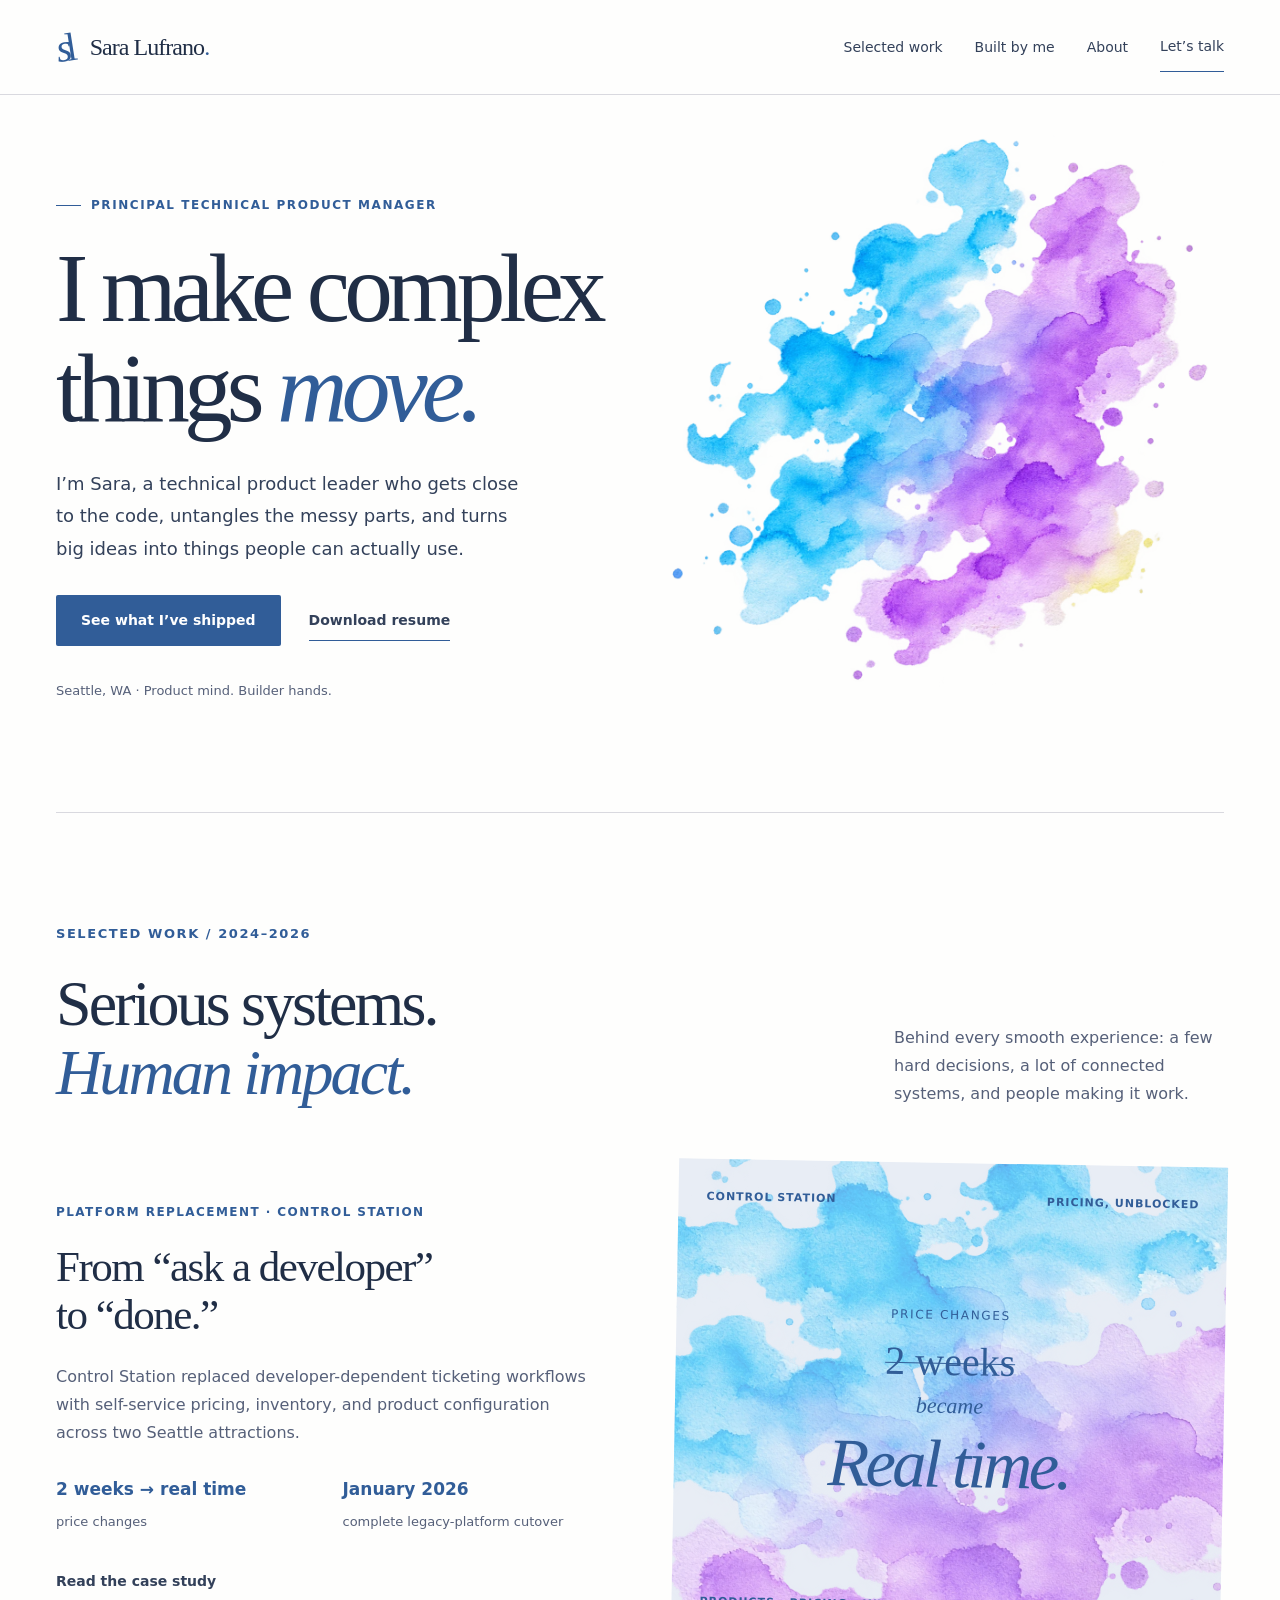
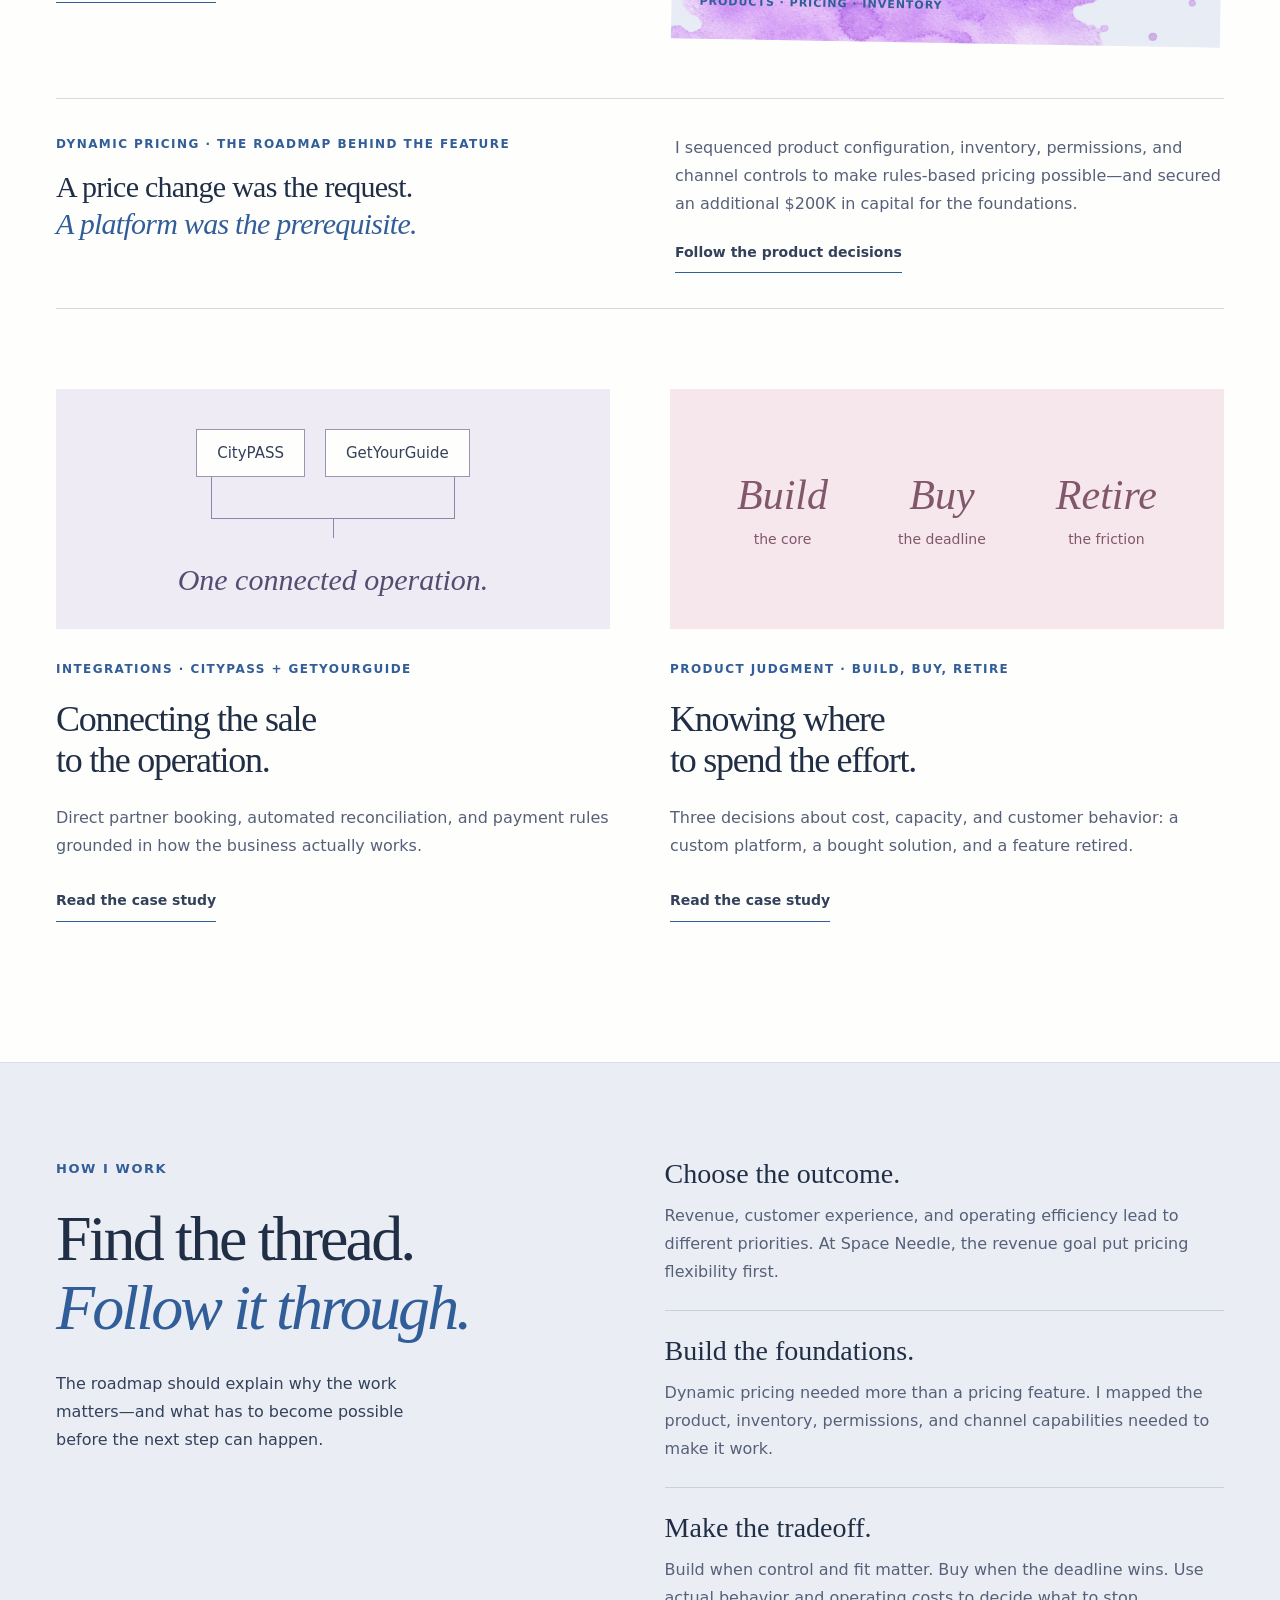
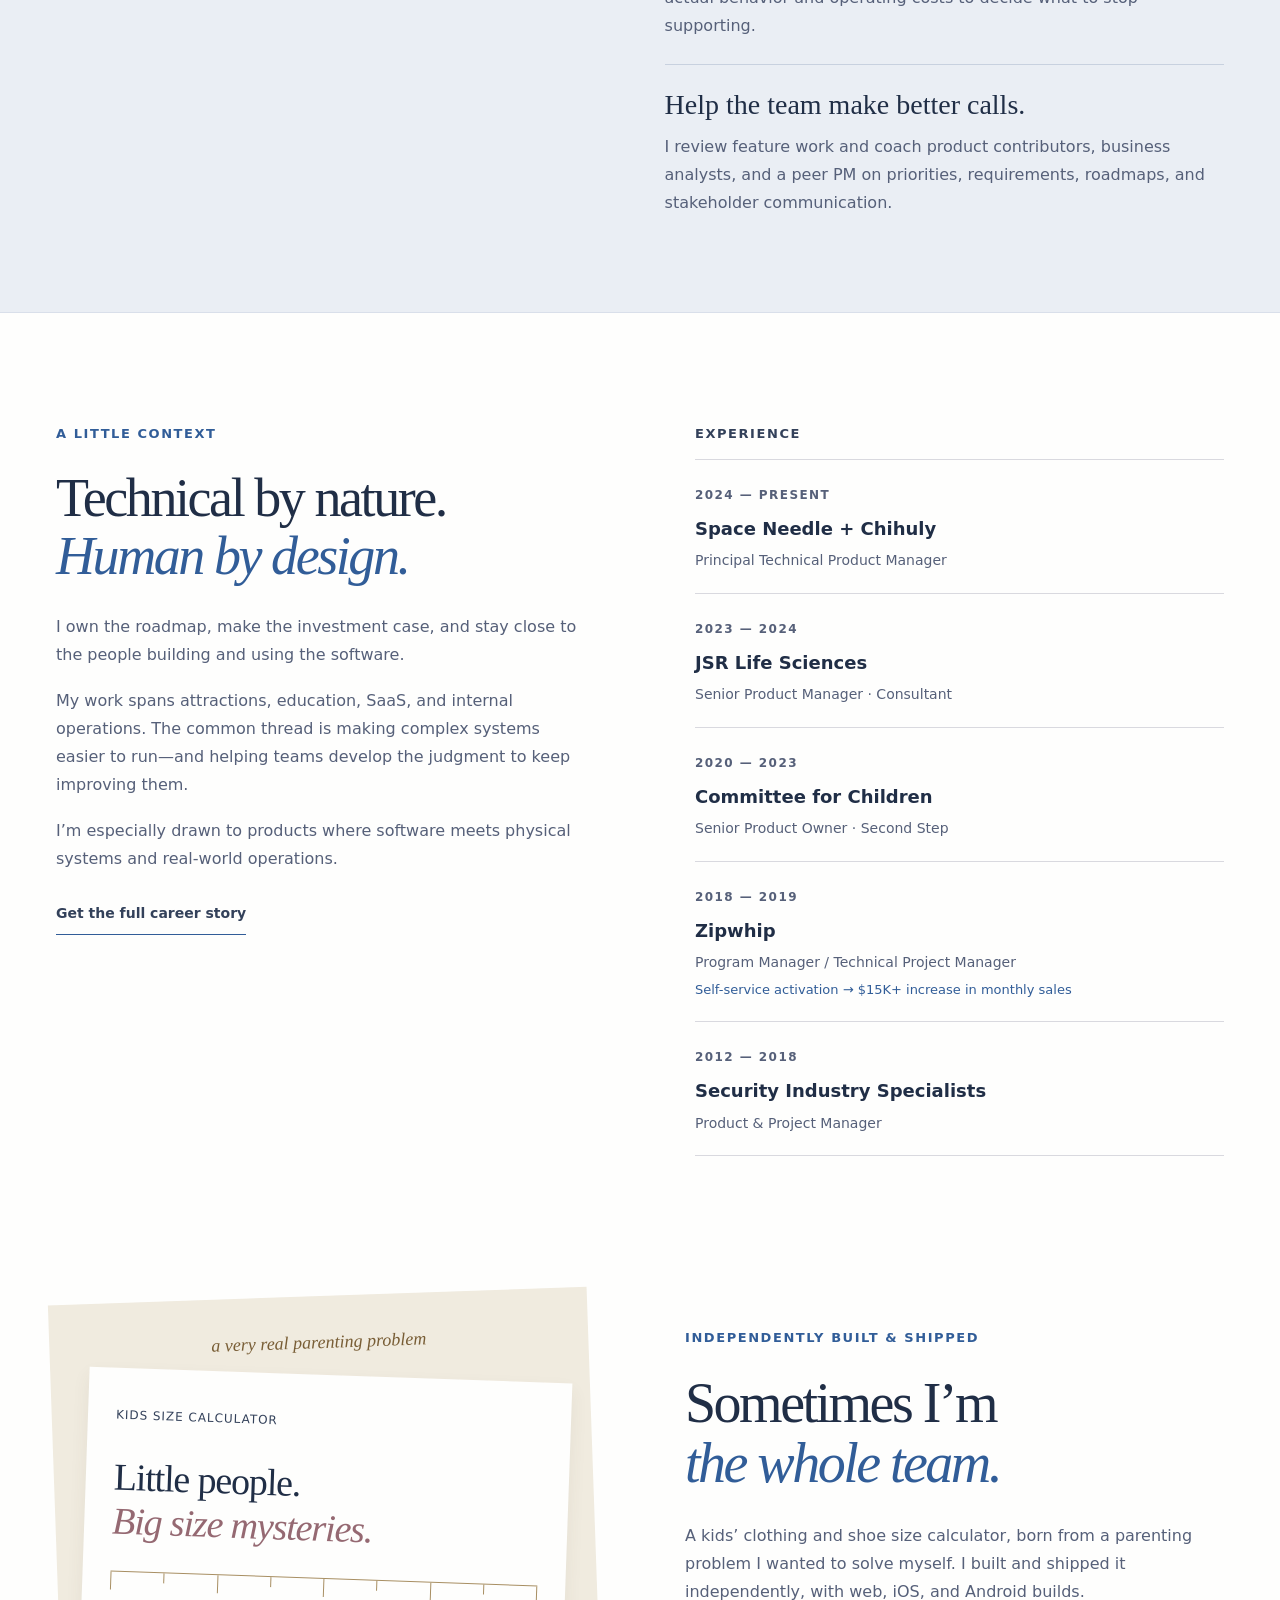
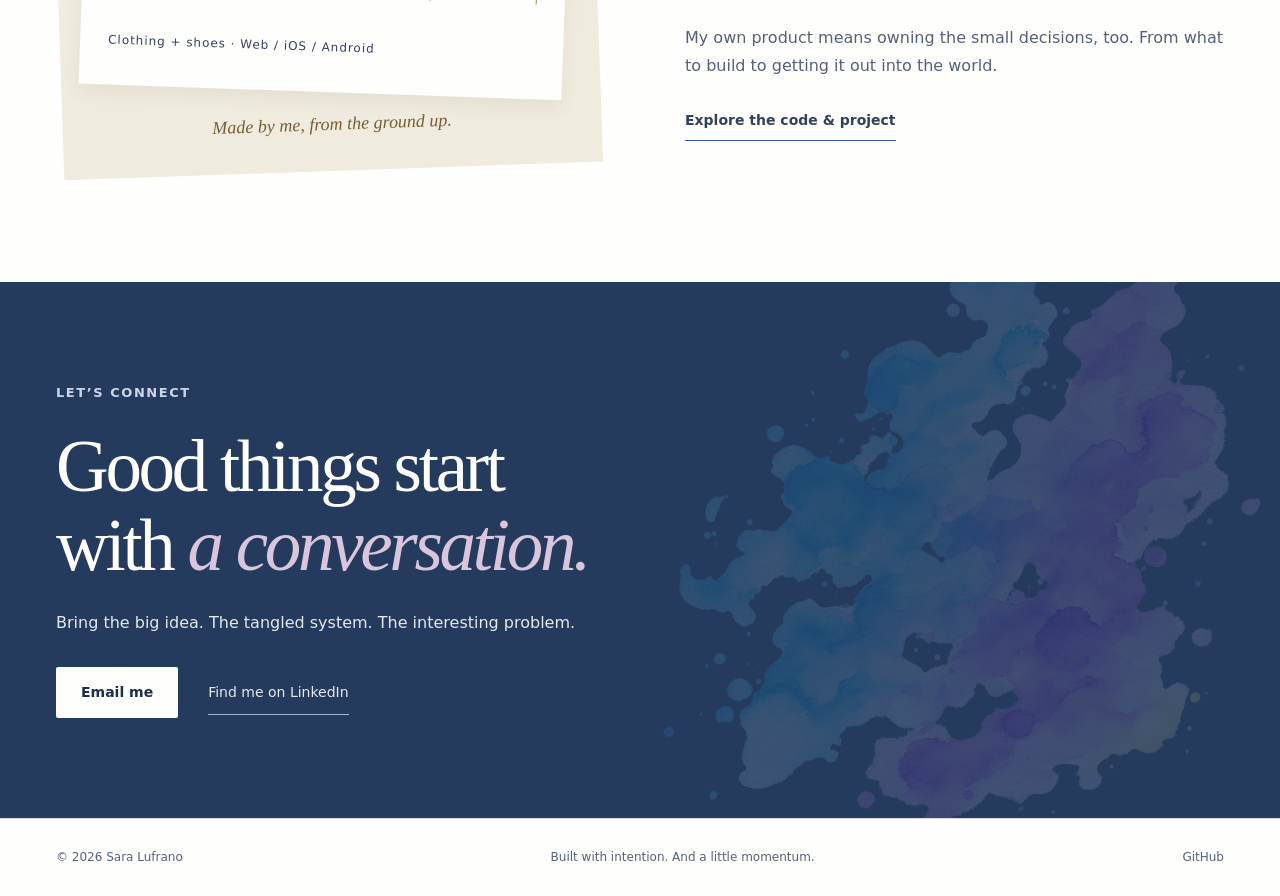
<file: index.html>
<!doctype html>
<html lang="en"><head>
<meta charset="utf-8"><meta name="viewport" content="width=device-width, initial-scale=1">
<meta name="theme-color" content="#294d80">
<title>Sara Lufrano | Technical Product Leader</title>
<meta name="description" content="Sara Lufrano is a Principal Technical Product Manager leading commerce platforms, pricing, payments, partner integrations, and operational transformation.">
<link rel="canonical" href="https://saralufrano.github.io/portfolio/">
<meta property="og:type" content="website"><meta property="og:title" content="Sara Lufrano | Technical Product Leader">
<meta property="og:description" content="Sara Lufrano is a Principal Technical Product Manager leading commerce platforms, pricing, payments, partner integrations, and operational transformation.">
<meta property="og:url" content="https://saralufrano.github.io/portfolio/"><meta property="og:image" content="https://saralufrano.github.io/portfolio/assets/social-card.png">
<meta name="twitter:card" content="summary_large_image">
<link rel="icon" type="image/svg+xml" href="assets/favicon.svg?v=2">
<link rel="stylesheet" href="style.css"><script src="script.js" defer></script>
</head><body>
<a class="skip-link" href="#main">Skip to content</a><header class="site-header"><div class="shell header-inner">
<a class="wordmark" href="index.html" aria-label="Sara Lufrano, home"><span class="brand-mark" aria-hidden="true">s<span>l</span></span>Sara Lufrano<span class="wordmark-dot">.</span></a>
<button class="menu-toggle" type="button" aria-expanded="false" aria-controls="site-nav">Menu <span aria-hidden="true">+</span></button>
<nav id="site-nav" class="site-nav" aria-label="Main navigation"><a href="index.html#work">Selected work</a><a href="index.html#built">Built by me</a><a href="index.html#about">About</a><a class="nav-contact" href="index.html#contact">Let’s talk </a></nav>
</div></header>
<main id="main">
<section class="shell hero" aria-labelledby="hero-title"><div class="hero-copy">
<p class="eyebrow"><span class="small-line" aria-hidden="true"></span>PRINCIPAL TECHNICAL PRODUCT MANAGER</p>
<h1 id="hero-title">I make complex<br>things <em>move.</em></h1>
<p class="hero-description">I’m Sara, a technical product leader who gets close to the code, untangles the messy parts, and turns big ideas into things people can actually use.</p>
<div class="hero-actions"><a class="button button-dark" href="#work">See what I’ve shipped </a><a class="text-link" href="assets/Sara-Lufrano-Resume.pdf" download>Download resume </a></div>
<p class="hero-location"><span aria-hidden="true">◎</span> Seattle, WA · Product mind. Builder hands.</p>
</div><figure class="motion-art" aria-label="Original cyan and orchid watercolor washes with soft pigment edges and scattered paint splatters."><img src="assets/watercolor-splash.webp" alt="" width="1254" height="1254" fetchpriority="high"></figure></section>

<section id="work" class="shell section work-section" aria-labelledby="work-title">
<div class="section-heading"><div><p class="eyebrow">SELECTED WORK / 2024–2026</p><h2 id="work-title">Serious systems.<br><em>Human impact.</em></h2></div><p>Behind every smooth experience: a few hard decisions, a lot of connected systems, and people making it work.</p></div>
<article class="flagship"><div class="flagship-copy"><p class="case-label">PLATFORM REPLACEMENT · CONTROL STATION</p><h3>From “ask a developer”<br>to “done.”</h3><p>Control Station replaced developer-dependent ticketing workflows with self-service pricing, inventory, and product configuration across two Seattle attractions.</p><dl class="project-facts"><div><dt>2 weeks → real time</dt><dd>price changes</dd></div><div><dt>January 2026</dt><dd>complete legacy-platform cutover</dd></div></dl><a class="text-link" href="case-studies/control-station.html">Read the case study </a></div>
<div class="pricing-poster" aria-hidden="true"><div class="poster-header"><span>CONTROL STATION</span><span>PRICING, UNBLOCKED</span></div><div class="poster-center"><span class="poster-small">PRICE CHANGES</span><span class="old-price">2 weeks</span><span class="poster-transition">became</span><strong>Real time.</strong></div><div class="poster-footer"><span>PRODUCTS · PRICING · INVENTORY</span></div></div></article>
<aside class="pricing-note"><div><p class="case-label">DYNAMIC PRICING · THE ROADMAP BEHIND THE FEATURE</p><h3>A price change was the request.<br><em>A platform was the prerequisite.</em></h3></div><div><p>I sequenced product configuration, inventory, permissions, and channel controls to make rules-based pricing possible—and secured an additional $200K in capital for the foundations.</p><a class="text-link" href="case-studies/control-station.html#strategy">Follow the product decisions</a></div></aside>

<div class="secondary-work"><article class="work-panel integration-panel"><div class="mini-art integration-art" aria-hidden="true"><span class="mini-node">CityPASS</span><span class="mini-node">GetYourGuide</span><div class="mini-track"></div><strong>One connected operation.</strong></div><div class="panel-copy"><p class="case-label">INTEGRATIONS · CITYPASS + GETYOURGUIDE</p><h3>Connecting the sale<br>to the operation.</h3><p>Direct partner booking, automated reconciliation, and payment rules grounded in how the business actually works.</p><a class="text-link" href="case-studies/connected-commerce.html">Read the case study </a></div></article>
<article class="work-panel judgment-panel"><div class="mini-art judgment-art" aria-hidden="true"><span class="decision-word">Build<span>the core</span></span><span class="decision-word">Buy<span>the deadline</span></span><span class="decision-word">Retire<span>the friction</span></span></div><div class="panel-copy"><p class="case-label">PRODUCT JUDGMENT · BUILD, BUY, RETIRE</p><h3>Knowing where<br>to spend the effort.</h3><p>Three decisions about cost, capacity, and customer behavior: a custom platform, a bought solution, and a feature retired.</p><a class="text-link" href="case-studies/product-decisions.html">Read the case study </a></div></article></div>
</section>

<section id="approach" class="approach-section"><div class="shell approach-grid"><div><p class="eyebrow">HOW I WORK</p><h2>Find the thread.<br><em>Follow it through.</em></h2><p class="approach-intro">The roadmap should explain why the work matters—and what has to become possible before the next step can happen.</p></div><ol class="approach-list"><li><div><h3>Choose the outcome.</h3><p>Revenue, customer experience, and operating efficiency lead to different priorities. At Space Needle, the revenue goal put pricing flexibility first.</p></div></li><li><div><h3>Build the foundations.</h3><p>Dynamic pricing needed more than a pricing feature. I mapped the product, inventory, permissions, and channel capabilities needed to make it work.</p></div></li><li><div><h3>Make the tradeoff.</h3><p>Build when control and fit matter. Buy when the deadline wins. Use actual behavior and operating costs to decide what to stop supporting.</p></div></li><li><div><h3>Help the team make better calls.</h3><p>I review feature work and coach product contributors, business analysts, and a peer PM on priorities, requirements, roadmaps, and stakeholder communication.</p></div></li></ol></div></section>

<section id="about" class="shell section about-grid" aria-labelledby="about-title"><div class="about-copy"><p class="eyebrow">A LITTLE CONTEXT</p><h2 id="about-title">Technical by nature.<br><em>Human by design.</em></h2><p>I own the roadmap, make the investment case, and stay close to the people building and using the software.</p><p>My work spans attractions, education, SaaS, and internal operations. The common thread is making complex systems easier to run—and helping teams develop the judgment to keep improving them.</p><p>I’m especially drawn to products where software meets physical systems and real-world operations.</p><a class="text-link" href="assets/Sara-Lufrano-Resume.pdf" download>Get the full career story </a></div>
<div class="career"><p class="micro career-label">EXPERIENCE</p><ol><li><span class="career-date">2024 — PRESENT</span><h3>Space Needle + Chihuly</h3><p>Principal Technical Product Manager</p></li><li><span class="career-date">2023 — 2024</span><h3>JSR Life Sciences</h3><p>Senior Product Manager · Consultant</p></li><li><span class="career-date">2020 — 2023</span><h3>Committee for Children</h3><p>Senior Product Owner · Second Step</p></li><li><span class="career-date">2018 — 2019</span><h3>Zipwhip</h3><p>Program Manager / Technical Project Manager</p><p class="career-result">Self-service activation → $15K+ increase in monthly sales</p></li><li><span class="career-date">2012 — 2018</span><h3>Security Industry Specialists</h3><p>Product &amp; Project Manager</p></li></ol></div></section>

<section id="built" class="shell side-project" aria-labelledby="built-title"><div class="size-art" aria-hidden="true"><span class="size-note">a very real parenting problem</span><div class="size-paper"><span>KIDS SIZE CALCULATOR</span><strong>Little people.<br><em>Big size mysteries.</em></strong><div class="size-ruler"><i></i><i></i><i></i><i></i><i></i><i></i><i></i><i></i><i></i></div><span>Clothing + shoes · Web / iOS / Android</span></div><span class="size-signature">Made by me, from the ground up.</span></div><div class="side-copy"><p class="eyebrow">INDEPENDENTLY BUILT &amp; SHIPPED</p><h2 id="built-title">Sometimes I’m<br><em>the whole team.</em></h2><p>A kids’ clothing and shoe size calculator, born from a parenting problem I wanted to solve myself. I built and shipped it independently, with web, iOS, and Android builds.</p><p>My own product means owning the small decisions, too. From what to build to getting it out into the world.</p><a class="text-link" href="https://github.com/saralufrano/kids-size-calculator" target="_blank" rel="noopener noreferrer">Explore the code &amp; project</a></div></section>

<section id="contact" class="contact-section"><div class="shell contact-inner"><p class="eyebrow">LET’S CONNECT</p><h2>Good things start<br>with <em>a conversation.</em></h2><p>Bring the big idea. The tangled system. The interesting problem.</p><div class="contact-actions"><a class="button button-light" href="mailto:saralufrano@gmail.com">Email me </a><a class="contact-link" href="https://www.linkedin.com/in/sara-lufrano/" target="_blank" rel="noopener noreferrer">Find me on LinkedIn </a></div></div></section>
</main>
<script type="application/ld+json">{"@context": "https://schema.org", "@type": "Person", "name": "Sara Lufrano", "jobTitle": "Principal Technical Product Manager", "url": "https://saralufrano.github.io/portfolio/", "sameAs": ["https://www.linkedin.com/in/sara-lufrano/", "https://github.com/saralufrano"]}</script>
<footer class="site-footer"><div class="shell footer-inner"><span>© <span data-year>2026</span> Sara Lufrano</span><span>Built with intention. And a little momentum.</span><a href="https://github.com/saralufrano" target="_blank" rel="noopener noreferrer">GitHub </a></div></footer>
</body></html>
</file>
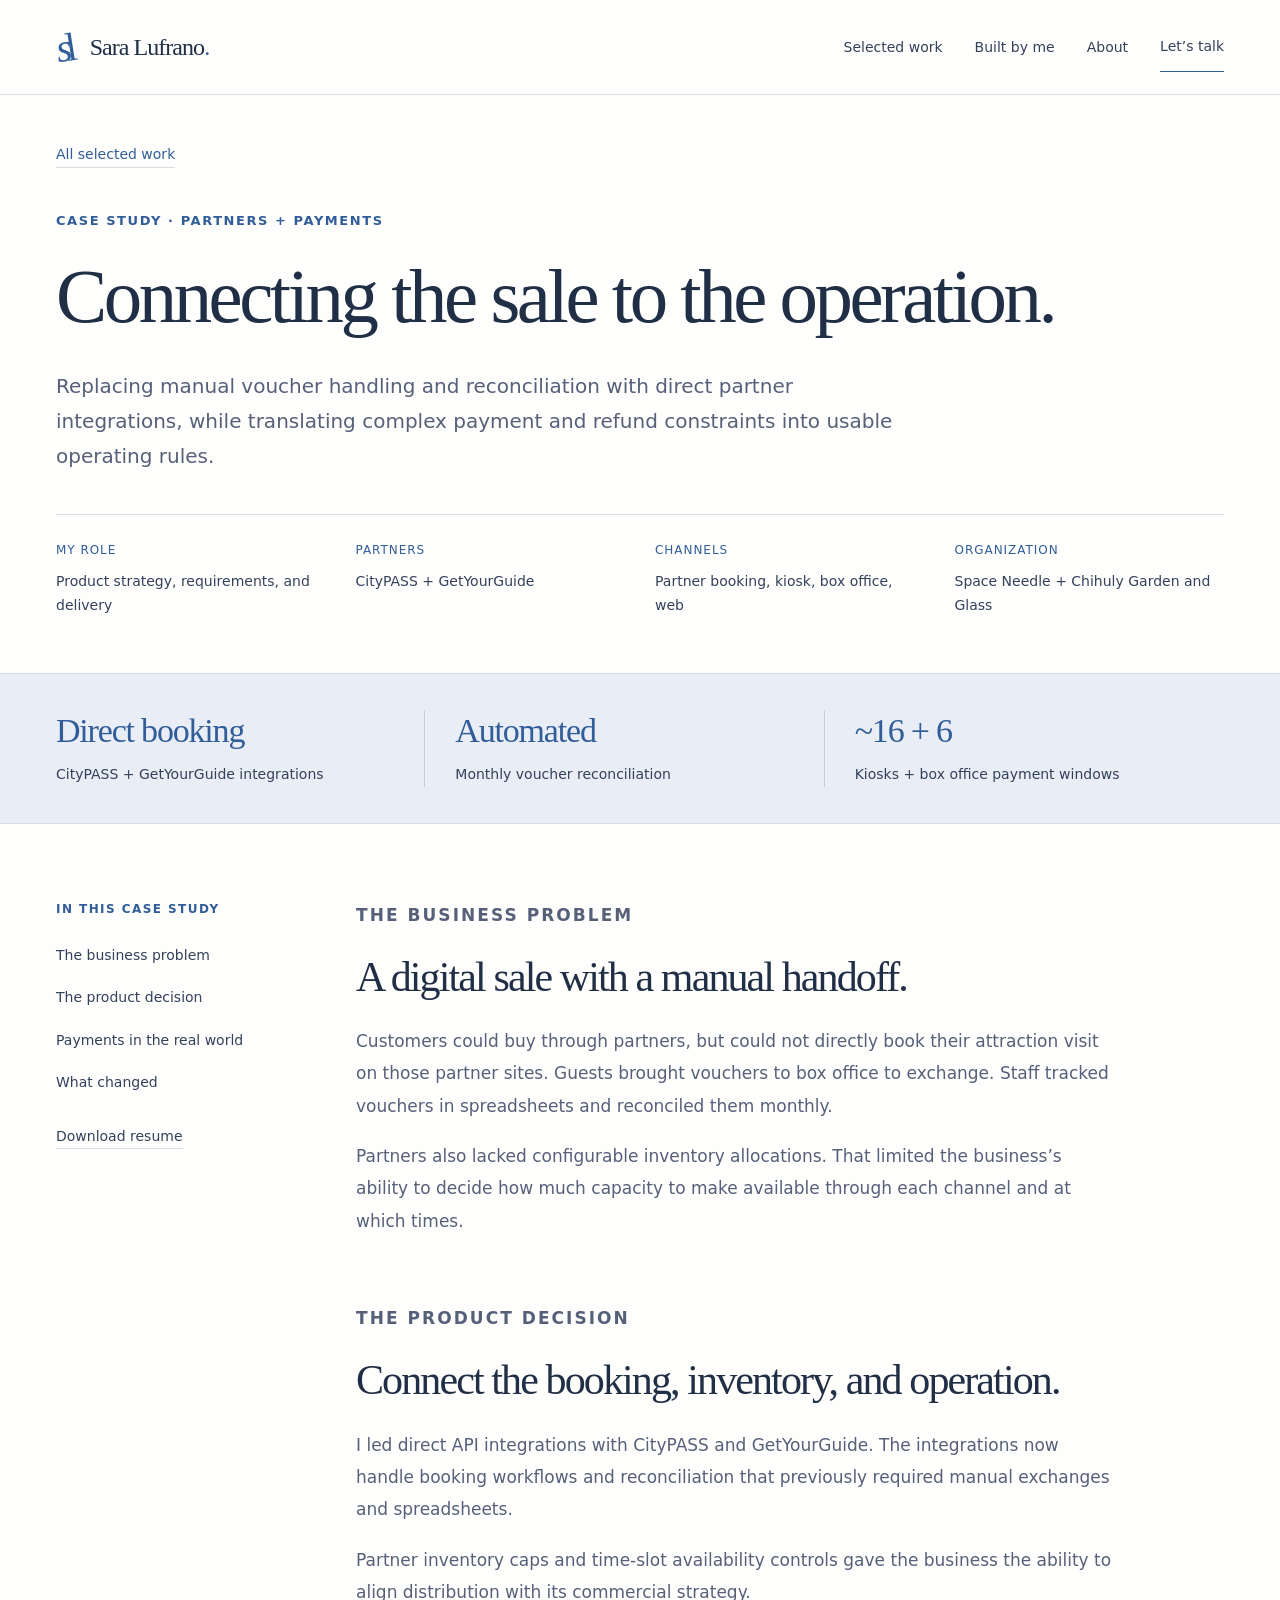
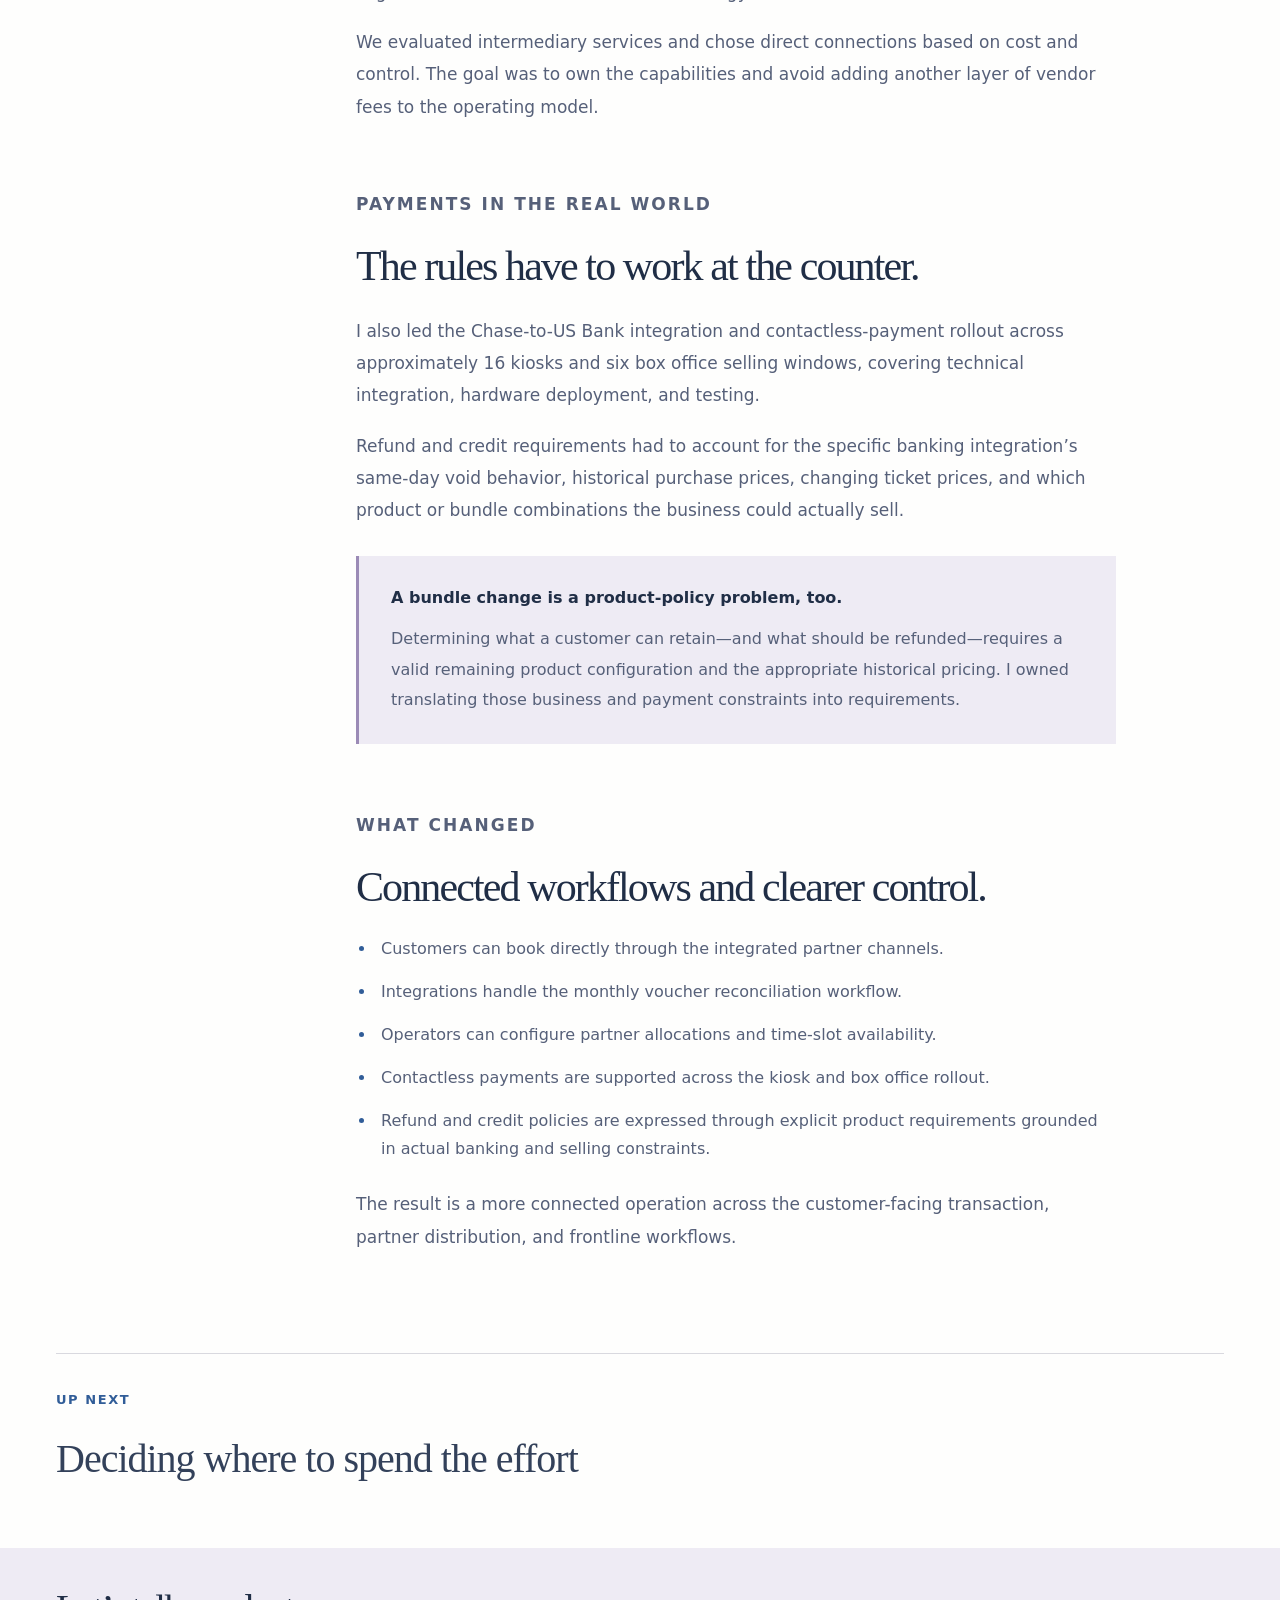
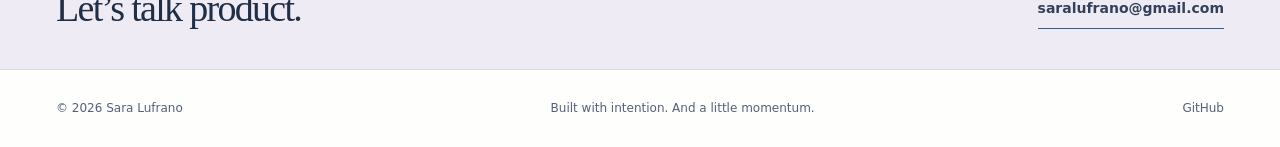
<file: case-studies/connected-commerce.html>
<!doctype html>
<html lang="en"><head>
<meta charset="utf-8"><meta name="viewport" content="width=device-width, initial-scale=1">
<meta name="theme-color" content="#294d80">
<title>Sara Lufrano | Connected Commerce</title>
<meta name="description" content="Replacing manual voucher handling and reconciliation with direct partner integrations, while translating complex payment and refund constraints into usable operating rules.">
<link rel="canonical" href="https://saralufrano.github.io/portfolio/case-studies/connected-commerce.html">
<meta property="og:type" content="website"><meta property="og:title" content="Sara Lufrano | Connected Commerce">
<meta property="og:description" content="Replacing manual voucher handling and reconciliation with direct partner integrations, while translating complex payment and refund constraints into usable operating rules.">
<meta property="og:url" content="https://saralufrano.github.io/portfolio/case-studies/connected-commerce.html"><meta property="og:image" content="https://saralufrano.github.io/portfolio/assets/social-card.png">
<meta name="twitter:card" content="summary_large_image">
<link rel="icon" type="image/svg+xml" href="../assets/favicon.svg?v=2">
<link rel="stylesheet" href="../style.css"><script src="../script.js" defer></script>
</head><body>
<a class="skip-link" href="#main">Skip to content</a><header class="site-header"><div class="shell header-inner">
<a class="wordmark" href="../index.html" aria-label="Sara Lufrano, home"><span class="brand-mark" aria-hidden="true">s<span>l</span></span>Sara Lufrano<span class="wordmark-dot">.</span></a>
<button class="menu-toggle" type="button" aria-expanded="false" aria-controls="site-nav">Menu <span aria-hidden="true">+</span></button>
<nav id="site-nav" class="site-nav" aria-label="Main navigation"><a href="../index.html#work">Selected work</a><a href="../index.html#built">Built by me</a><a href="../index.html#about">About</a><a class="nav-contact" href="../index.html#contact">Let’s talk </a></nav>
</div></header><main id="main">
<section class="shell case-intro"><a class="back-link" href="../index.html#work"> All selected work</a><p class="eyebrow">CASE STUDY · PARTNERS + PAYMENTS</p><h1>Connecting the sale to the operation.</h1><p class="case-lede">Replacing manual voucher handling and reconciliation with direct partner integrations, while translating complex payment and refund constraints into usable operating rules.</p><dl class="case-meta"><div><dt>My role</dt><dd>Product strategy, requirements, and delivery</dd></div><div><dt>Partners</dt><dd>CityPASS + GetYourGuide</dd></div><div><dt>Channels</dt><dd>Partner booking, kiosk, box office, web</dd></div><div><dt>Organization</dt><dd>Space Needle + Chihuly Garden and Glass</dd></div></dl></section>
<section class="case-outcomes"><div class="shell outcome-grid"><div><strong>Direct booking</strong><span>CityPASS + GetYourGuide integrations</span></div><div><strong>Automated</strong><span>Monthly voucher reconciliation</span></div><div><strong>~16 + 6</strong><span>Kiosks + box office payment windows</span></div></div></section>
<div class="shell case-layout"><aside class="case-sidebar"><p class="micro">IN THIS CASE STUDY</p><nav aria-label="Case study sections"><a href="#problem">The business problem</a><a href="#integrations">The product decision</a><a href="#payments">Payments in the real world</a><a href="#outcomes">What changed</a></nav><a class="sidebar-resume" href="../assets/Sara-Lufrano-Resume.pdf" download>Download resume </a></aside><div class="case-content"><section id="problem" class="case-section"><p class="eyebrow">THE BUSINESS PROBLEM</p><h2>A digital sale with a manual handoff.</h2><p>Customers could buy through partners, but could not directly book their attraction visit on those partner sites. Guests brought vouchers to box office to exchange. Staff tracked vouchers in spreadsheets and reconciled them monthly.</p><p>Partners also lacked configurable inventory allocations. That limited the business’s ability to decide how much capacity to make available through each channel and at which times.</p></section><section id="integrations" class="case-section"><p class="eyebrow">THE PRODUCT DECISION</p><h2>Connect the booking, inventory, and operation.</h2><p>I led direct API integrations with CityPASS and GetYourGuide. The integrations now handle booking workflows and reconciliation that previously required manual exchanges and spreadsheets.</p><p>Partner inventory caps and time-slot availability controls gave the business the ability to align distribution with its commercial strategy.</p><p>We evaluated intermediary services and chose direct connections based on cost and control. The goal was to own the capabilities and avoid adding another layer of vendor fees to the operating model.</p></section><section id="payments" class="case-section"><p class="eyebrow">PAYMENTS IN THE REAL WORLD</p><h2>The rules have to work at the counter.</h2><p>I also led the Chase-to-US Bank integration and contactless-payment rollout across approximately 16 kiosks and six box office selling windows, covering technical integration, hardware deployment, and testing.</p><p>Refund and credit requirements had to account for the specific banking integration’s same-day void behavior, historical purchase prices, changing ticket prices, and which product or bundle combinations the business could actually sell.</p><div class="case-callout"><strong>A bundle change is a product-policy problem, too.</strong><p>Determining what a customer can retain—and what should be refunded—requires a valid remaining product configuration and the appropriate historical pricing. I owned translating those business and payment constraints into requirements.</p></div></section><section id="outcomes" class="case-section"><p class="eyebrow">WHAT CHANGED</p><h2>Connected workflows and clearer control.</h2><ul class="result-list"><li>Customers can book directly through the integrated partner channels.</li><li>Integrations handle the monthly voucher reconciliation workflow.</li><li>Operators can configure partner allocations and time-slot availability.</li><li>Contactless payments are supported across the kiosk and box office rollout.</li><li>Refund and credit policies are expressed through explicit product requirements grounded in actual banking and selling constraints.</li></ul><p>The result is a more connected operation across the customer-facing transaction, partner distribution, and frontline workflows.</p></section></div></div>
<section class="shell next-case"><p class="eyebrow">UP NEXT</p><a href="product-decisions.html"><span>Deciding where to spend the effort</span></a></section>
<section class="case-contact"><div class="shell"><h2>Let’s talk product.</h2><a class="text-link" href="mailto:saralufrano@gmail.com">saralufrano@gmail.com </a></div></section>
</main><footer class="site-footer"><div class="shell footer-inner"><span>© <span data-year>2026</span> Sara Lufrano</span><span>Built with intention. And a little momentum.</span><a href="https://github.com/saralufrano" target="_blank" rel="noopener noreferrer">GitHub </a></div></footer>
</body></html>
</file>
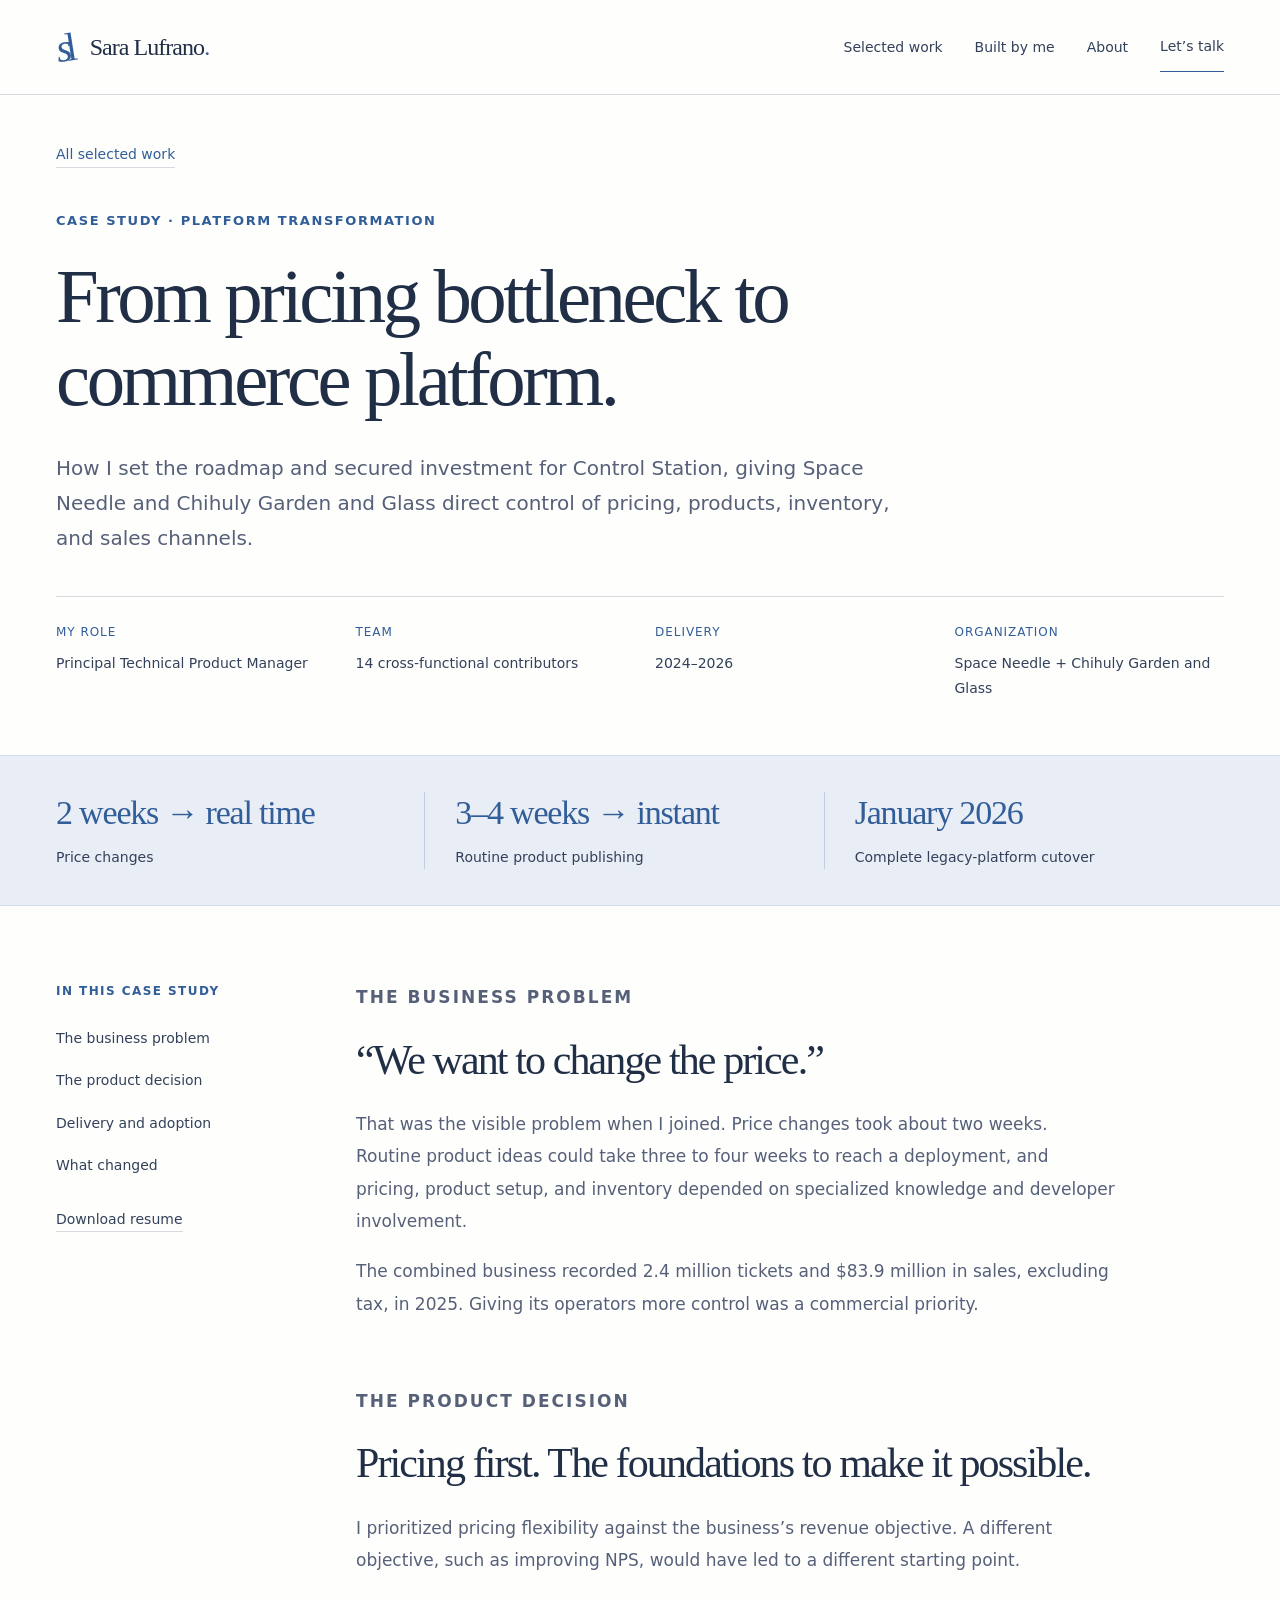
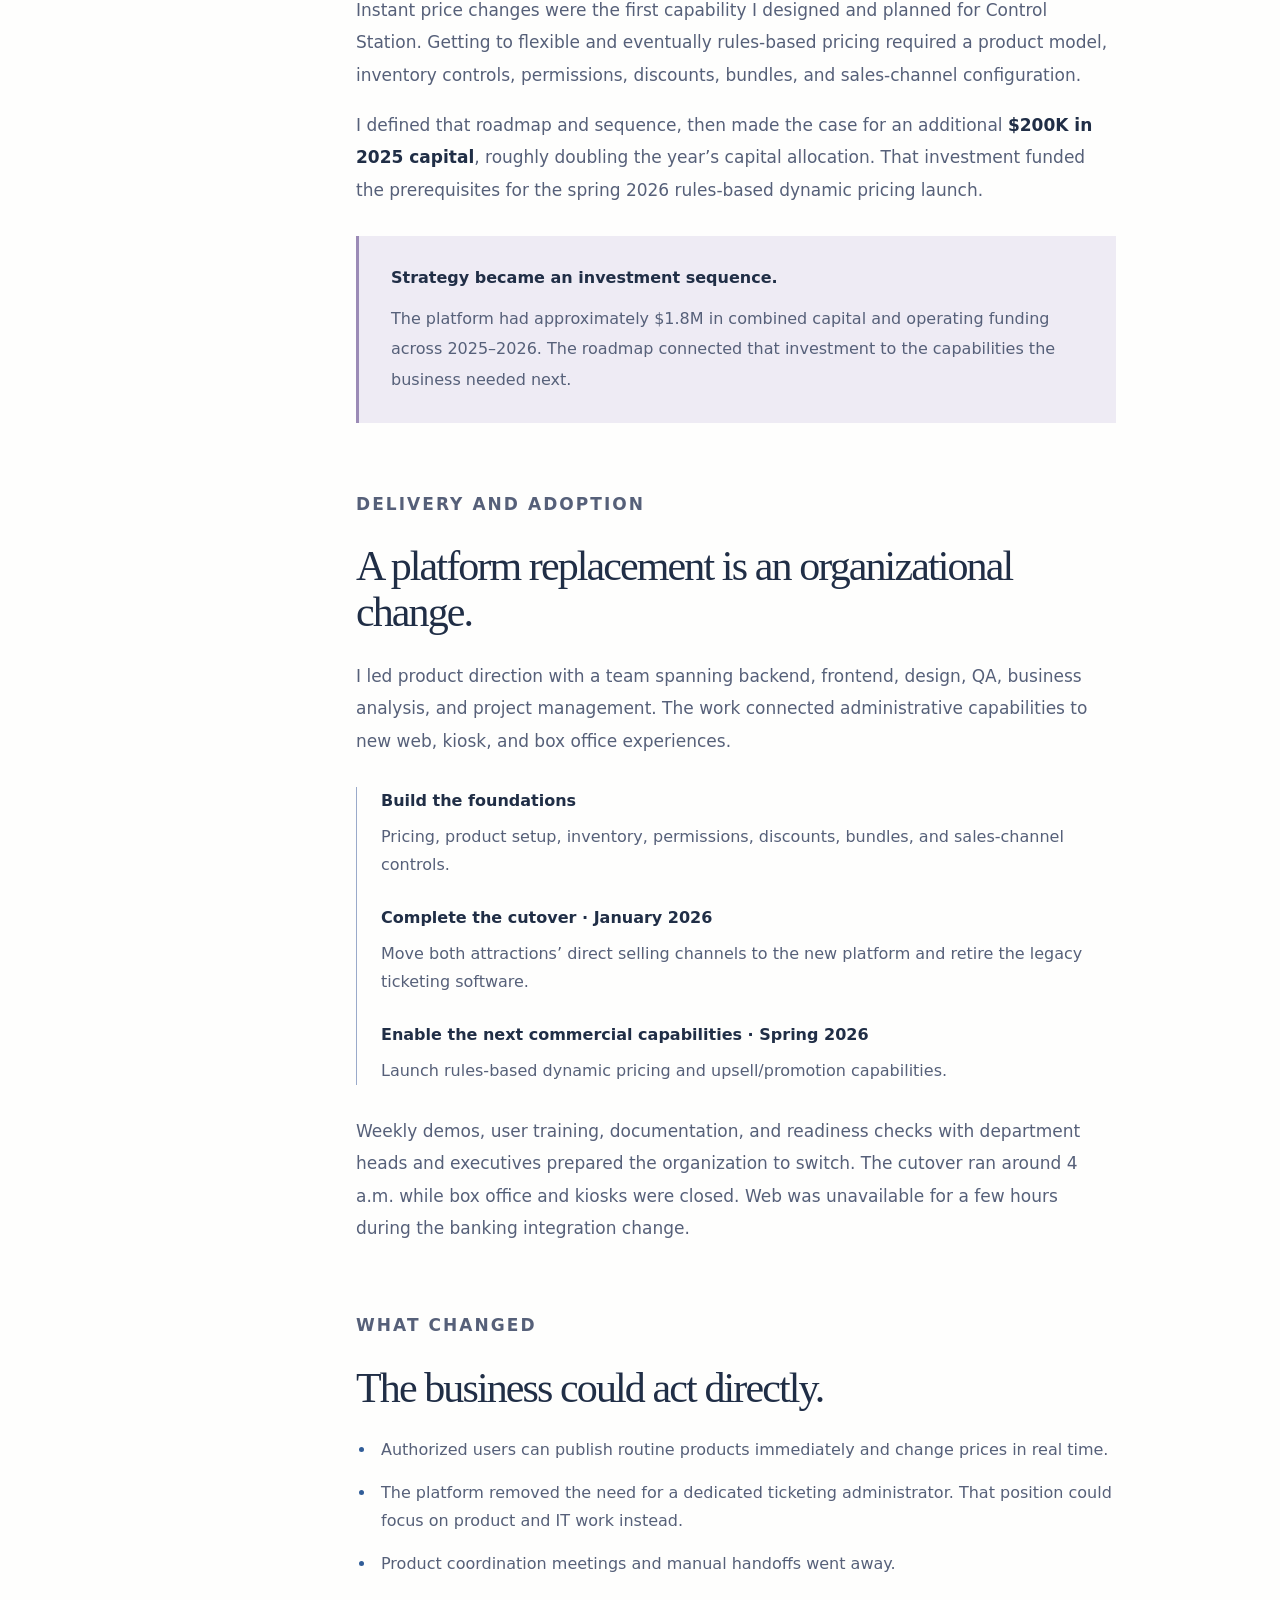
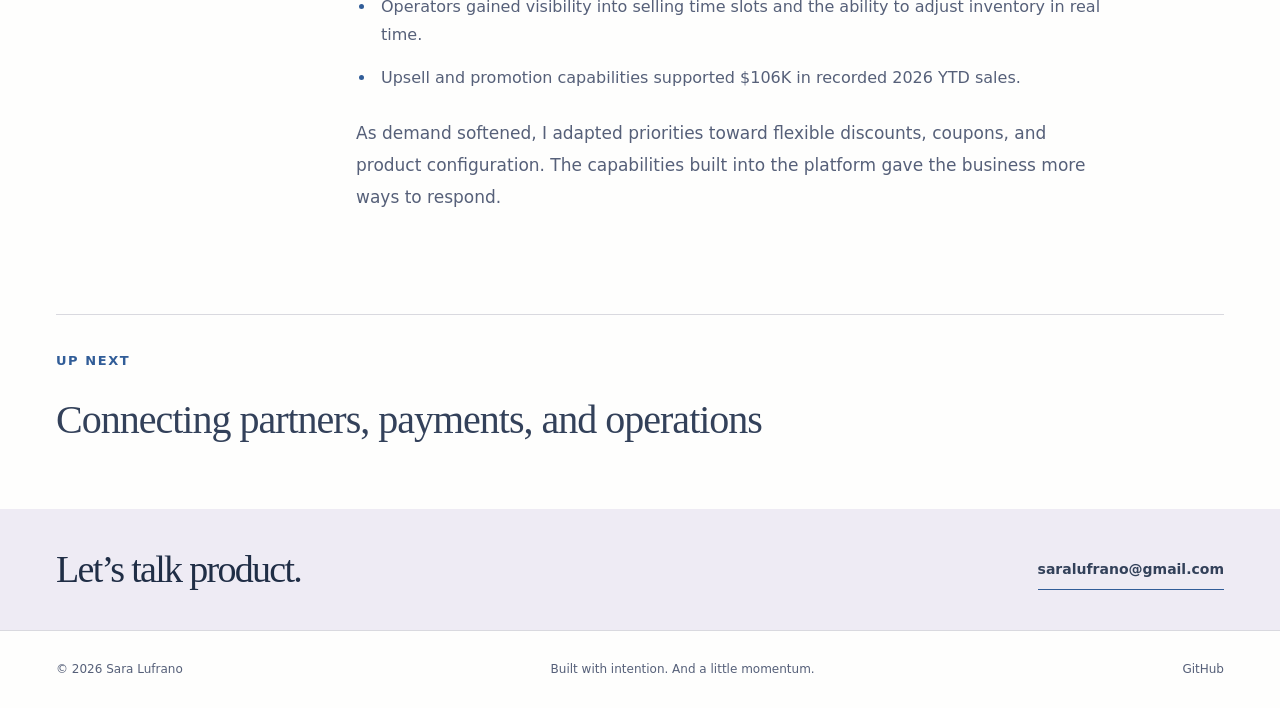
<file: case-studies/control-station.html>
<!doctype html>
<html lang="en"><head>
<meta charset="utf-8"><meta name="viewport" content="width=device-width, initial-scale=1">
<meta name="theme-color" content="#294d80">
<title>Sara Lufrano | Control Station</title>
<meta name="description" content="How I set the roadmap and secured investment for Control Station, giving Space Needle and Chihuly Garden and Glass direct control of pricing, products, inventory, and sales channels.">
<link rel="canonical" href="https://saralufrano.github.io/portfolio/case-studies/control-station.html">
<meta property="og:type" content="website"><meta property="og:title" content="Sara Lufrano | Control Station">
<meta property="og:description" content="How I set the roadmap and secured investment for Control Station, giving Space Needle and Chihuly Garden and Glass direct control of pricing, products, inventory, and sales channels.">
<meta property="og:url" content="https://saralufrano.github.io/portfolio/case-studies/control-station.html"><meta property="og:image" content="https://saralufrano.github.io/portfolio/assets/social-card.png">
<meta name="twitter:card" content="summary_large_image">
<link rel="icon" type="image/svg+xml" href="../assets/favicon.svg?v=2">
<link rel="stylesheet" href="../style.css"><script src="../script.js" defer></script>
</head><body>
<a class="skip-link" href="#main">Skip to content</a><header class="site-header"><div class="shell header-inner">
<a class="wordmark" href="../index.html" aria-label="Sara Lufrano, home"><span class="brand-mark" aria-hidden="true">s<span>l</span></span>Sara Lufrano<span class="wordmark-dot">.</span></a>
<button class="menu-toggle" type="button" aria-expanded="false" aria-controls="site-nav">Menu <span aria-hidden="true">+</span></button>
<nav id="site-nav" class="site-nav" aria-label="Main navigation"><a href="../index.html#work">Selected work</a><a href="../index.html#built">Built by me</a><a href="../index.html#about">About</a><a class="nav-contact" href="../index.html#contact">Let’s talk </a></nav>
</div></header><main id="main">
<section class="shell case-intro"><a class="back-link" href="../index.html#work"> All selected work</a><p class="eyebrow">CASE STUDY · PLATFORM TRANSFORMATION</p><h1>From pricing bottleneck to commerce platform.</h1><p class="case-lede">How I set the roadmap and secured investment for Control Station, giving Space Needle and Chihuly Garden and Glass direct control of pricing, products, inventory, and sales channels.</p><dl class="case-meta"><div><dt>My role</dt><dd>Principal Technical Product Manager</dd></div><div><dt>Team</dt><dd>14 cross-functional contributors</dd></div><div><dt>Delivery</dt><dd>2024–2026</dd></div><div><dt>Organization</dt><dd>Space Needle + Chihuly Garden and Glass</dd></div></dl></section>
<section class="case-outcomes"><div class="shell outcome-grid"><div><strong>2 weeks → real time</strong><span>Price changes</span></div><div><strong>3–4 weeks → instant</strong><span>Routine product publishing</span></div><div><strong>January 2026</strong><span>Complete legacy-platform cutover</span></div></div></section>
<div class="shell case-layout"><aside class="case-sidebar"><p class="micro">IN THIS CASE STUDY</p><nav aria-label="Case study sections"><a href="#problem">The business problem</a><a href="#strategy">The product decision</a><a href="#delivery">Delivery and adoption</a><a href="#outcomes">What changed</a></nav><a class="sidebar-resume" href="../assets/Sara-Lufrano-Resume.pdf" download>Download resume </a></aside><div class="case-content"><section id="problem" class="case-section"><p class="eyebrow">THE BUSINESS PROBLEM</p><h2>“We want to change the price.”</h2><p>That was the visible problem when I joined. Price changes took about two weeks. Routine product ideas could take three to four weeks to reach a deployment, and pricing, product setup, and inventory depended on specialized knowledge and developer involvement.</p><p>The combined business recorded 2.4 million tickets and $83.9 million in sales, excluding tax, in 2025. Giving its operators more control was a commercial priority.</p></section><section id="strategy" class="case-section"><p class="eyebrow">THE PRODUCT DECISION</p><h2>Pricing first. The foundations to make it possible.</h2><p>I prioritized pricing flexibility against the business’s revenue objective. A different objective, such as improving NPS, would have led to a different starting point.</p><p>Instant price changes were the first capability I designed and planned for Control Station. Getting to flexible and eventually rules-based pricing required a product model, inventory controls, permissions, discounts, bundles, and sales-channel configuration.</p><p>I defined that roadmap and sequence, then made the case for an additional <strong>$200K in 2025 capital</strong>, roughly doubling the year’s capital allocation. That investment funded the prerequisites for the spring 2026 rules-based dynamic pricing launch.</p><div class="case-callout"><strong>Strategy became an investment sequence.</strong><p>The platform had approximately $1.8M in combined capital and operating funding across 2025–2026. The roadmap connected that investment to the capabilities the business needed next.</p></div></section><section id="delivery" class="case-section"><p class="eyebrow">DELIVERY AND ADOPTION</p><h2>A platform replacement is an organizational change.</h2><p>I led product direction with a team spanning backend, frontend, design, QA, business analysis, and project management. The work connected administrative capabilities to new web, kiosk, and box office experiences.</p><ol class="case-timeline"><li><strong>Build the foundations</strong><span>Pricing, product setup, inventory, permissions, discounts, bundles, and sales-channel controls.</span></li><li><strong>Complete the cutover · January 2026</strong><span>Move both attractions’ direct selling channels to the new platform and retire the legacy ticketing software.</span></li><li><strong>Enable the next commercial capabilities · Spring 2026</strong><span>Launch rules-based dynamic pricing and upsell/promotion capabilities.</span></li></ol><p>Weekly demos, user training, documentation, and readiness checks with department heads and executives prepared the organization to switch. The cutover ran around 4 a.m. while box office and kiosks were closed. Web was unavailable for a few hours during the banking integration change.</p></section><section id="outcomes" class="case-section"><p class="eyebrow">WHAT CHANGED</p><h2>The business could act directly.</h2><ul class="result-list"><li>Authorized users can publish routine products immediately and change prices in real time.</li><li>The platform removed the need for a dedicated ticketing administrator. That position could focus on product and IT work instead.</li><li>Product coordination meetings and manual handoffs went away.</li><li>Operators gained visibility into selling time slots and the ability to adjust inventory in real time.</li><li>Upsell and promotion capabilities supported $106K in recorded 2026 YTD sales.</li></ul><p>As demand softened, I adapted priorities toward flexible discounts, coupons, and product configuration. The capabilities built into the platform gave the business more ways to respond.</p></section></div></div>
<section class="shell next-case"><p class="eyebrow">UP NEXT</p><a href="connected-commerce.html"><span>Connecting partners, payments, and operations</span></a></section>
<section class="case-contact"><div class="shell"><h2>Let’s talk product.</h2><a class="text-link" href="mailto:saralufrano@gmail.com">saralufrano@gmail.com </a></div></section>
</main><footer class="site-footer"><div class="shell footer-inner"><span>© <span data-year>2026</span> Sara Lufrano</span><span>Built with intention. And a little momentum.</span><a href="https://github.com/saralufrano" target="_blank" rel="noopener noreferrer">GitHub </a></div></footer>
</body></html>
</file>
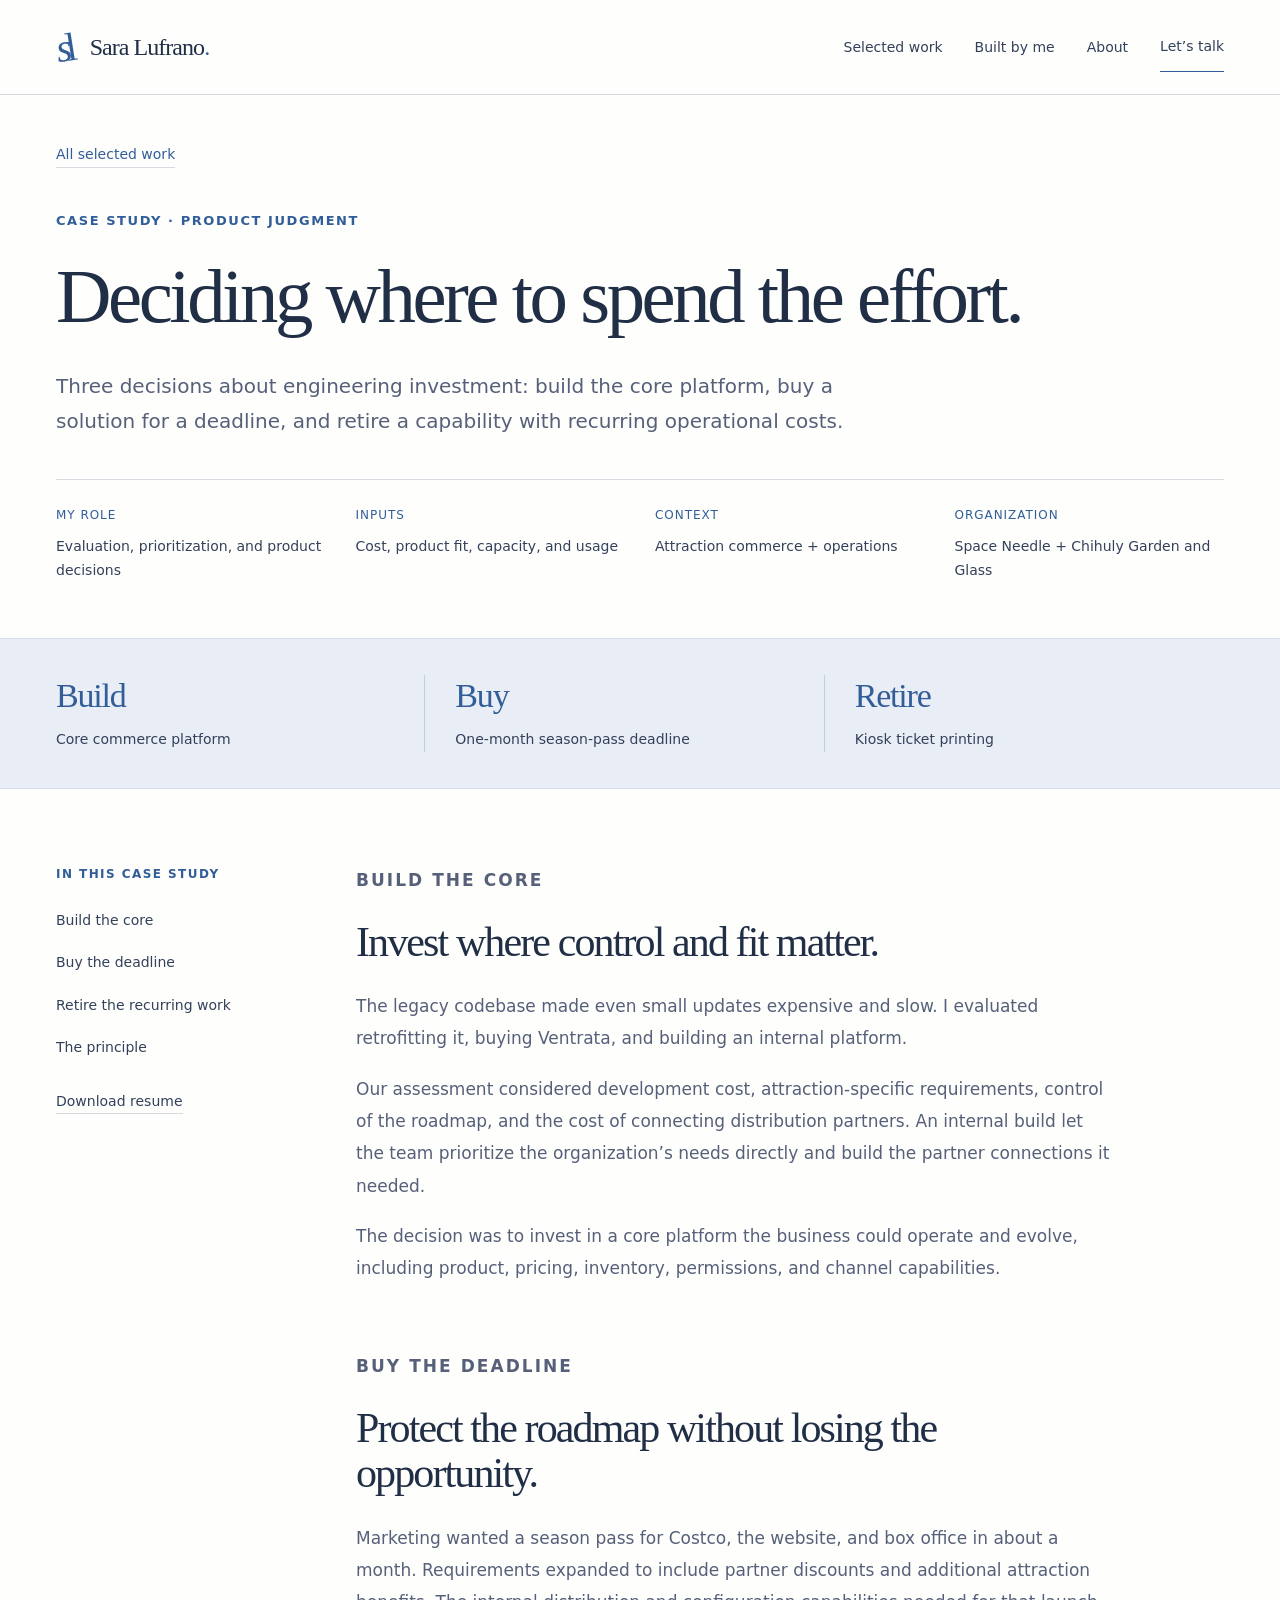
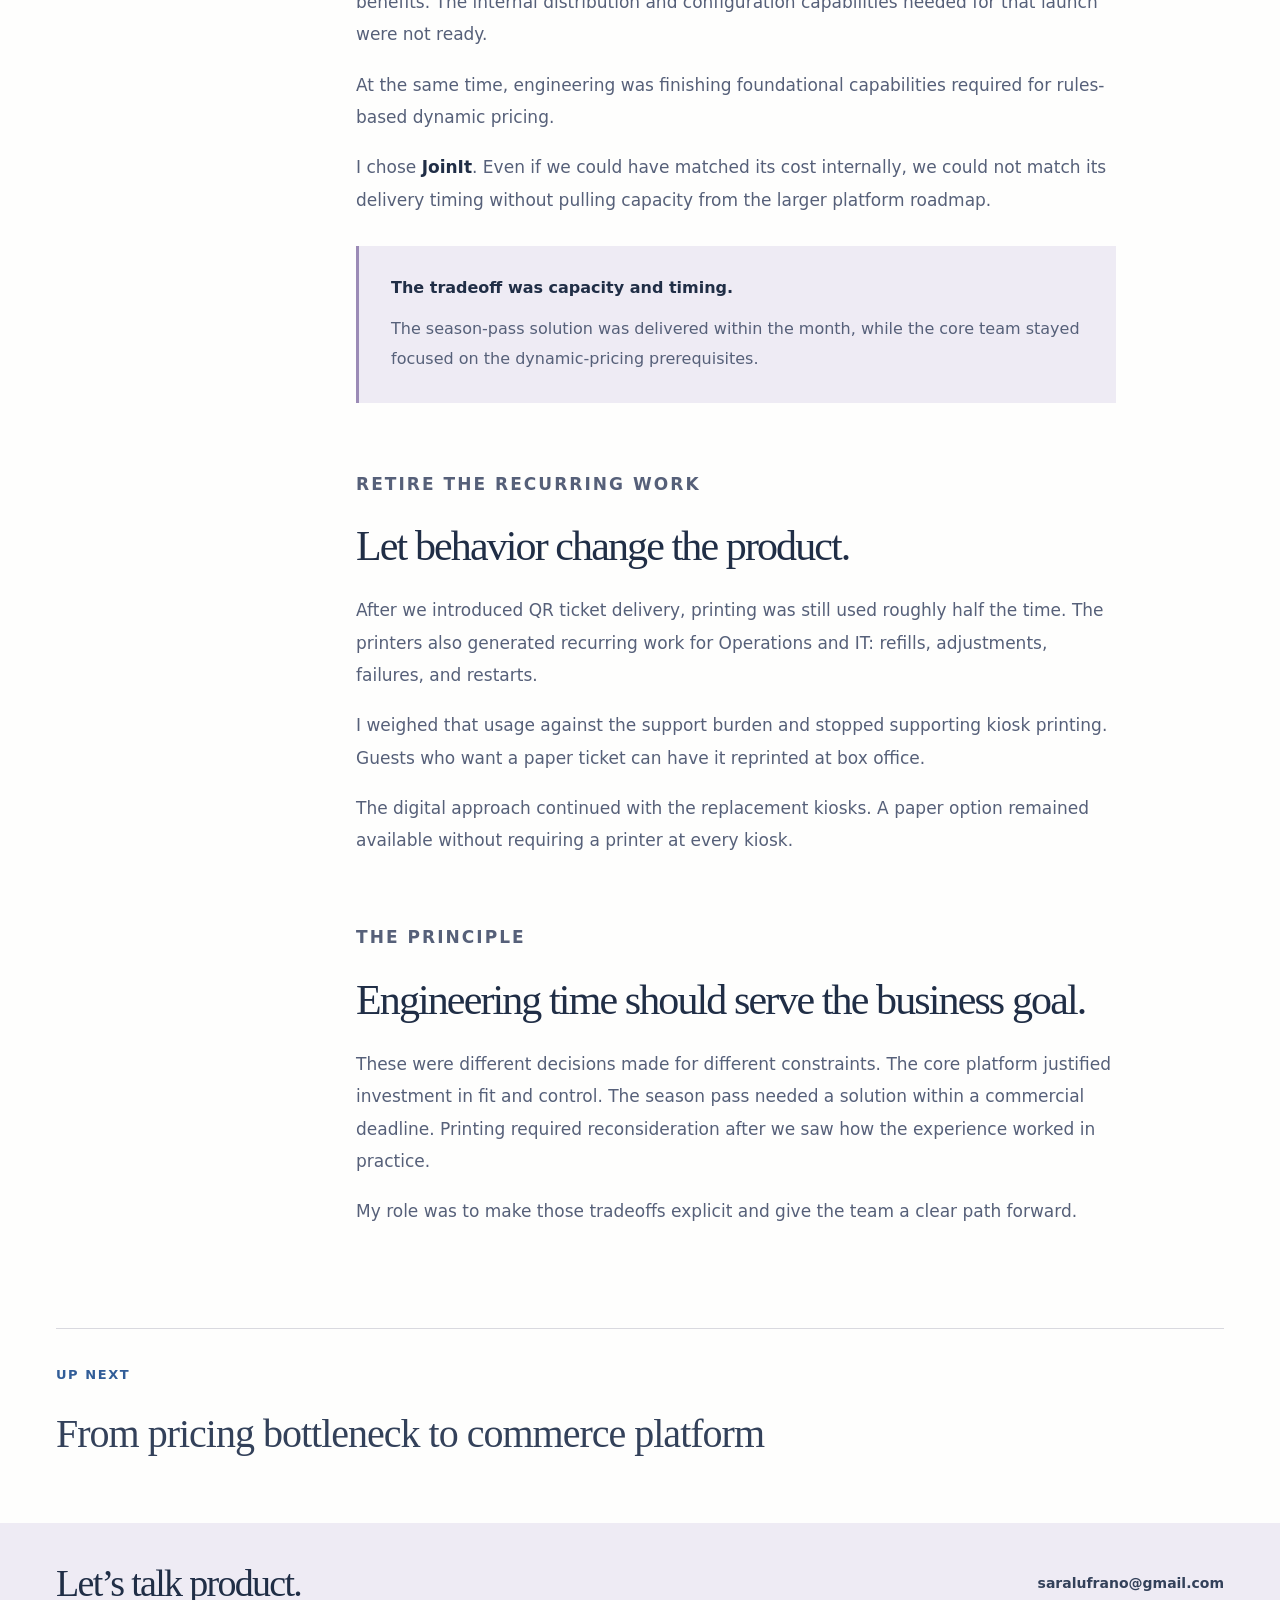
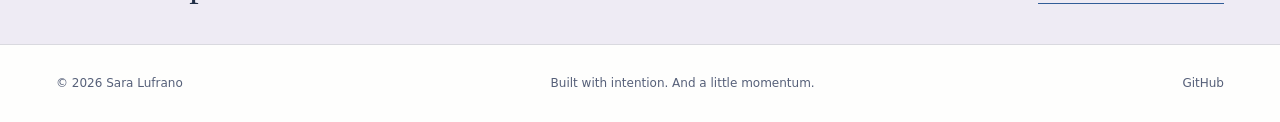
<file: case-studies/product-decisions.html>
<!doctype html>
<html lang="en"><head>
<meta charset="utf-8"><meta name="viewport" content="width=device-width, initial-scale=1">
<meta name="theme-color" content="#294d80">
<title>Sara Lufrano | Product Decisions</title>
<meta name="description" content="Three decisions about engineering investment: build the core platform, buy a solution for a deadline, and retire a capability with recurring operational costs.">
<link rel="canonical" href="https://saralufrano.github.io/portfolio/case-studies/product-decisions.html">
<meta property="og:type" content="website"><meta property="og:title" content="Sara Lufrano | Product Decisions">
<meta property="og:description" content="Three decisions about engineering investment: build the core platform, buy a solution for a deadline, and retire a capability with recurring operational costs.">
<meta property="og:url" content="https://saralufrano.github.io/portfolio/case-studies/product-decisions.html"><meta property="og:image" content="https://saralufrano.github.io/portfolio/assets/social-card.png">
<meta name="twitter:card" content="summary_large_image">
<link rel="icon" type="image/svg+xml" href="../assets/favicon.svg?v=2">
<link rel="stylesheet" href="../style.css"><script src="../script.js" defer></script>
</head><body>
<a class="skip-link" href="#main">Skip to content</a><header class="site-header"><div class="shell header-inner">
<a class="wordmark" href="../index.html" aria-label="Sara Lufrano, home"><span class="brand-mark" aria-hidden="true">s<span>l</span></span>Sara Lufrano<span class="wordmark-dot">.</span></a>
<button class="menu-toggle" type="button" aria-expanded="false" aria-controls="site-nav">Menu <span aria-hidden="true">+</span></button>
<nav id="site-nav" class="site-nav" aria-label="Main navigation"><a href="../index.html#work">Selected work</a><a href="../index.html#built">Built by me</a><a href="../index.html#about">About</a><a class="nav-contact" href="../index.html#contact">Let’s talk </a></nav>
</div></header><main id="main">
<section class="shell case-intro"><a class="back-link" href="../index.html#work"> All selected work</a><p class="eyebrow">CASE STUDY · PRODUCT JUDGMENT</p><h1>Deciding where to spend the effort.</h1><p class="case-lede">Three decisions about engineering investment: build the core platform, buy a solution for a deadline, and retire a capability with recurring operational costs.</p><dl class="case-meta"><div><dt>My role</dt><dd>Evaluation, prioritization, and product decisions</dd></div><div><dt>Inputs</dt><dd>Cost, product fit, capacity, and usage</dd></div><div><dt>Context</dt><dd>Attraction commerce + operations</dd></div><div><dt>Organization</dt><dd>Space Needle + Chihuly Garden and Glass</dd></div></dl></section>
<section class="case-outcomes"><div class="shell outcome-grid"><div><strong>Build</strong><span>Core commerce platform</span></div><div><strong>Buy</strong><span>One-month season-pass deadline</span></div><div><strong>Retire</strong><span>Kiosk ticket printing</span></div></div></section>
<div class="shell case-layout"><aside class="case-sidebar"><p class="micro">IN THIS CASE STUDY</p><nav aria-label="Case study sections"><a href="#build">Build the core</a><a href="#buy">Buy the deadline</a><a href="#retire">Retire the recurring work</a><a href="#principle">The principle</a></nav><a class="sidebar-resume" href="../assets/Sara-Lufrano-Resume.pdf" download>Download resume </a></aside><div class="case-content"><section id="build" class="case-section"><p class="eyebrow">BUILD THE CORE</p><h2>Invest where control and fit matter.</h2><p>The legacy codebase made even small updates expensive and slow. I evaluated retrofitting it, buying Ventrata, and building an internal platform.</p><p>Our assessment considered development cost, attraction-specific requirements, control of the roadmap, and the cost of connecting distribution partners. An internal build let the team prioritize the organization’s needs directly and build the partner connections it needed.</p><p>The decision was to invest in a core platform the business could operate and evolve, including product, pricing, inventory, permissions, and channel capabilities.</p></section><section id="buy" class="case-section"><p class="eyebrow">BUY THE DEADLINE</p><h2>Protect the roadmap without losing the opportunity.</h2><p>Marketing wanted a season pass for Costco, the website, and box office in about a month. Requirements expanded to include partner discounts and additional attraction benefits. The internal distribution and configuration capabilities needed for that launch were not ready.</p><p>At the same time, engineering was finishing foundational capabilities required for rules-based dynamic pricing.</p><p>I chose <strong>JoinIt</strong>. Even if we could have matched its cost internally, we could not match its delivery timing without pulling capacity from the larger platform roadmap.</p><div class="case-callout"><strong>The tradeoff was capacity and timing.</strong><p>The season-pass solution was delivered within the month, while the core team stayed focused on the dynamic-pricing prerequisites.</p></div></section><section id="retire" class="case-section"><p class="eyebrow">RETIRE THE RECURRING WORK</p><h2>Let behavior change the product.</h2><p>After we introduced QR ticket delivery, printing was still used roughly half the time. The printers also generated recurring work for Operations and IT: refills, adjustments, failures, and restarts.</p><p>I weighed that usage against the support burden and stopped supporting kiosk printing. Guests who want a paper ticket can have it reprinted at box office.</p><p>The digital approach continued with the replacement kiosks. A paper option remained available without requiring a printer at every kiosk.</p></section><section id="principle" class="case-section"><p class="eyebrow">THE PRINCIPLE</p><h2>Engineering time should serve the business goal.</h2><p>These were different decisions made for different constraints. The core platform justified investment in fit and control. The season pass needed a solution within a commercial deadline. Printing required reconsideration after we saw how the experience worked in practice.</p><p>My role was to make those tradeoffs explicit and give the team a clear path forward.</p></section></div></div>
<section class="shell next-case"><p class="eyebrow">UP NEXT</p><a href="control-station.html"><span>From pricing bottleneck to commerce platform</span></a></section>
<section class="case-contact"><div class="shell"><h2>Let’s talk product.</h2><a class="text-link" href="mailto:saralufrano@gmail.com">saralufrano@gmail.com </a></div></section>
</main><footer class="site-footer"><div class="shell footer-inner"><span>© <span data-year>2026</span> Sara Lufrano</span><span>Built with intention. And a little momentum.</span><a href="https://github.com/saralufrano" target="_blank" rel="noopener noreferrer">GitHub </a></div></footer>
</body></html>
</file>
<file: style.css>
:root{
  --paper:#fefefd;
  --ink:#202e46;
  --text:#33415a;
  --muted:#566079;
  --blue:#315d98;
  --line:#d9d9df;
  --lavender:#eeebf4;
  --pink:#f5e7eb;
  --gold:#987438;
  --serif:'Iowan Old Style','Baskerville','Palatino Linotype',Georgia,serif;
  --sans:'Avenir Next',Avenir,system-ui,sans-serif}

*{
  box-sizing:border-box}
html{
  scroll-behavior:smooth;
  scroll-padding-top:110px}
body{
  margin:0;
  background:var(--paper);
  color:var(--text);
  font:16px/1.75 var(--sans);
  -webkit-font-smoothing:antialiased}
a{
  color:inherit;
  text-decoration:none}
button{
  font:inherit}
figure,dl,dd,h1,h2,h3,p{
  margin:0}
p+p{
  margin-top:18px}
h1,h2,h3{
  color:var(--ink)}
h1,h2{
  font:400 64px/1.08 var(--serif);
  letter-spacing:-.045em}
h1 em,h2 em{
  font-weight:400;
  color:var(--blue)}
a:focus-visible,button:focus-visible{
  outline:3px solid var(--blue);
  outline-offset:6px}
::selection{
  background:#ded7eb}
.shell{
  width:min(1200px,calc(100% - 112px));
  margin-inline:auto}
.section{
  padding-block:110px}
.eyebrow,.micro,.case-label,.career-date{
  font-size:13px;
  font-weight:600;
  letter-spacing:.12em;
  line-height:1.7}
.eyebrow{
  color:var(--blue);
  margin-bottom:24px}
.skip-link{
  position:fixed;
  top:8px;
  left:12px;
  background:var(--ink);
  color:white;
  padding:10px 18px;
  z-index:100;
  transform:translateY(-150%)}
.skip-link:focus{
  transform:none}
.site-header{
  position:sticky;
  top:0;
  z-index:30;
  background:#fefefdf5;
  border-bottom:1px solid var(--line)}
.header-inner{
  min-height:94px;
  display:flex;
  align-items:center;
  justify-content:space-between;
  gap:24px;
  position:relative}
.wordmark{
  display:inline-flex;
  align-items:center;
  font:24px var(--serif);
  letter-spacing:-.04em;
  color:var(--ink);
  white-space:nowrap}
.wordmark-dot{
  color:var(--blue)}
.brand-mark{
  display:inline-flex;
  margin-right:14px;
  color:var(--blue);
  font:italic 40px var(--serif);
  letter-spacing:-.15em;
  transform:rotate(-9deg);
  padding-right:5px}
.brand-mark>span{
  font-style:normal}
.site-nav{
  display:flex;
  align-items:center;
  gap:32px;
  font-size:14px}
.site-nav>a{
  padding-block:12px}
.site-nav>a:hover{
  color:var(--blue)}
.site-nav .nav-contact{
  border-bottom:1px solid var(--blue)}
.menu-toggle{
  display:none}
.hero{
  position:relative;
  display:grid;
  grid-template-columns:1.15fr 1fr;
  align-items:center;
  min-height:710px;
  padding-block:100px 110px;
  isolation:isolate}
.hero-copy{
  z-index:1}
.hero .eyebrow{
  font-size:12px;
  letter-spacing:.13em}
.small-line{
  display:inline-block;
  vertical-align:middle;
  width:25px;
  height:1px;
  background:var(--blue);
  margin-right:10px}
.hero h1{
  font-size:clamp(68px,7.6vw,108px);
  line-height:1.02;
  letter-spacing:-.06em;
  margin-bottom:30px}
.hero h1 em{
  position:relative;
  white-space:nowrap}
.hero-description{
  font-size:18px;
  line-height:1.8;
  max-width:470px}
.hero-actions{
  display:flex;
  gap:28px;
  align-items:center;
  flex-wrap:wrap;
  margin-top:30px}
.button{
  min-height:48px;
  padding:12px 24px;
  display:inline-flex;
  align-items:center;
  justify-content:center;
  border:1px solid transparent;
  font-size:14px;
  font-weight:600;
  transition:background .2s,transform .2s;
  border-radius:2px}
.button:hover{
  transform:translateY(-3px)}
.button-dark{
  background:var(--blue);
  color:white}
.button-dark:hover{
  background:var(--ink)}
.button-light{
  background:var(--paper);
  color:var(--ink)}
.button-outline{
  border-color:var(--blue)}
.text-link{
  display:inline-flex;
  font-size:14px;
  font-weight:600;
  padding-block:8px;
  border-bottom:1px solid var(--blue)}
.text-link:hover{
  color:var(--blue)}
.hero-location{
  font-size:13px;
  margin-top:34px;
  color:var(--muted)}
.hero-location>span{
  display:none}
.motion-art{
  position:absolute;
  right:-56px;
  top:-25px;
  width:60%;
  z-index:0;
  pointer-events:none}
.motion-art img{
  width:100%;
  height:auto;
  display:block;
  animation:brush-drift 12s ease-in-out infinite alternate;
  transform-origin:60% 45%}

@keyframes brush-drift{
  to{
  transform:translateY(10px) rotate(2deg)}
}
.work-section{
  border-top:1px solid var(--line)}
.section-heading{
  display:flex;
  justify-content:space-between;
  align-items:flex-end;
  gap:60px;
  margin-bottom:55px}
.section-heading>p{
  max-width:330px;
  color:var(--muted)}
.flagship{
  display:grid;
  grid-template-columns:1fr 1fr;
  gap:70px;
  align-items:center}
.flagship-copy{
  padding:24px 0}
.case-label{
  color:var(--blue);
  font-size:12px;
  margin-bottom:20px}
.flagship h3,.panel-copy h3{
  font:400 43px/1.12 var(--serif);
  letter-spacing:-.035em;
  margin-bottom:24px}
.flagship-copy>p:not(.case-label),.panel-copy>p:not(.case-label){
  color:var(--muted);
  font-size:16px}
.project-facts{
  margin-block:28px;
  display:grid;
  grid-template-columns:1fr 1fr;
  gap:24px}
.project-facts dt{
  font-size:17px;
  font-weight:600;
  color:var(--blue)}
.project-facts dd{
  font-size:13px;
  color:var(--muted);
  margin-top:6px}
.pricing-poster{
  position:relative;
  isolation:isolate;
  overflow:hidden;
  display:flex;
  flex-direction:column;
  justify-content:space-between;
  background:#e8edf5;
  color:var(--blue);
  padding:28px;
  min-height:480px;
  transform:rotate(1deg)}
.pricing-poster:before{
  content:'';
  position:absolute;
  inset:-25%;
  z-index:-1;
  background:url('assets/watercolor-splash.webp') center/cover;
  opacity:.6;
  transform:rotate(40deg)}
.poster-header,.poster-footer{
  display:flex;
  justify-content:space-between;
  gap:20px;
  font-size:11px;
  font-weight:600;
  letter-spacing:.09em}
.poster-center{
  display:flex;
  flex-direction:column;
  align-items:center;
  text-align:center;
  padding-block:28px}
.poster-small{
  font-size:12px;
  letter-spacing:.14em}
.old-price{
  font:40px var(--serif);
  text-decoration:line-through;
  text-decoration-thickness:1px;
  margin-top:12px}
.poster-transition{
  font:italic 22px var(--serif);
  margin-block:8px}
.poster-center strong{
  font:italic 68px/1.1 var(--serif);
  letter-spacing:-.05em}
.secondary-work{
  display:grid;
  grid-template-columns:1fr 1fr;
  gap:60px;
  margin-top:80px}
.work-panel{
  min-width:0}
.mini-art{
  height:240px;
  position:relative;
  padding:40px;
  background:var(--lavender);
  overflow:hidden}
.integration-art{
  display:flex;
  align-items:flex-start;
  justify-content:center;
  gap:20px}
.mini-node{
  font-size:15px;
  padding:10px 20px;
  border:1px solid #9c94b0;
  background:#fefefd;
  z-index:1}
.mini-track{
  position:absolute;
  top:80px;
  left:28%;
  right:28%;
  height:50px;
  border:1px solid #9184ac;
  border-top:0}
.mini-track:after{
  content:'';
  height:20px;
  width:1px;
  position:absolute;
  left:50%;
  top:49px;
  background:#9184ac}
.integration-art>strong{
  font:italic 30px var(--serif);
  position:absolute;
  bottom:32px;
  left:16px;
  right:16px;
  text-align:center;
  color:#554c71}
.judgment-art{
  display:flex;
  align-items:center;
  justify-content:space-around;
  gap:16px;
  background:var(--pink)}
.decision-word{
  font:italic 42px/1.15 var(--serif);
  color:#82566b;
  text-align:center}
.decision-word>span{
  display:block;
  margin-top:12px;
  font:14px var(--sans)}
.panel-copy{
  padding-block:30px}
.panel-copy h3{
  font-size:36px}
.panel-copy .text-link{
  margin-top:20px}
.approach-section{
  padding-block:95px;
  background:#eaeef4;
  border-block:1px solid #d9dfea}
.approach-grid{
  display:grid;
  grid-template-columns:1fr 1.1fr;
  gap:100px}
.approach-intro{
  max-width:380px;
  margin-top:28px}
.approach-list{
  list-style:none;
  padding:0;
  margin:0}
.approach-list li{
  padding:24px 0;
  border-bottom:1px solid #c8d1df}
.approach-list li:first-child{
  padding-top:0}
.approach-list li:last-child{
  border:0;
  padding-bottom:0}
.approach-list h3{
  font:28px var(--serif);
  margin-bottom:12px}
.approach-list p{
  font-size:16px;
  color:var(--muted)}
.about-grid{
  display:grid;
  grid-template-columns:1fr 1fr;
  gap:110px}
.about-copy h2{
  font-size:54px;
  margin-bottom:28px}
.about-copy>p:not(.eyebrow){
  color:var(--muted)}
.about-copy .text-link{
  margin-top:20px}
.career-label{
  border-bottom:1px solid var(--line);
  padding-bottom:14px}
.career ol{
  list-style:none;
  padding:0;
  margin:0}
.career li{
  padding:20px 0;
  border-bottom:1px solid var(--line)}
.career-date{
  font-size:12px;
  color:var(--muted)}
.career h3{
  font-size:18px;
  margin-top:5px}
.career li p{
  font-size:14px;
  color:var(--muted);
  margin-top:4px}
.career li .career-result{
  font-size:13px;
  color:var(--blue)}
.side-project{
  display:grid;
  grid-template-columns:1fr 1fr;
  gap:90px;
  align-items:center;
  padding-block:30px 110px}
.side-project h2{
  font-size:56px;
  margin-bottom:28px}
.side-project p:not(.eyebrow){
  color:var(--muted)}
.side-copy .text-link{
  margin-top:20px}
.size-art{
  padding:36px 28px;
  background:#f0ebdf;
  transform:rotate(-2deg)}
.size-note,.size-signature{
  display:block;
  text-align:center;
  font:italic 18px var(--serif);
  color:#785d35}
.size-paper{
  background:var(--paper);
  margin:22px 0;
  padding:32px 28px;
  box-shadow:0 8px 18px #554b3512;
  transform:rotate(4deg)}
.size-paper>span{
  font-size:12px;
  letter-spacing:.08em}
.size-paper>strong{
  display:block;
  font:38px/1.15 var(--serif);
  letter-spacing:-.03em;
  margin:28px 0;
  color:var(--ink)}
.size-paper em{
  font-weight:400;
  color:#956972}
.size-ruler{
  display:flex;
  justify-content:space-between;
  border-top:1px solid #a88f63;
  margin:25px 0 35px}
.size-ruler i{
  height:18px;
  border-left:1px solid #a88f63}
.size-ruler i:nth-child(2n){
  height:10px}
.contact-section{
  padding-block:100px;
  background:#253b5e;
  color:#e4e8f0;
  position:relative;
  overflow:hidden;
  isolation:isolate}
.contact-section:after{
  content:'';
  position:absolute;
  inset:0 0 0 50%;
  background:url('assets/watercolor-splash.webp') center/cover;
  opacity:.14;
  z-index:-1}
.contact-section .eyebrow{
  color:#cbd6ed}
.contact-section h2{
  color:var(--paper);
  font-size:clamp(48px,5.7vw,78px)}
.contact-section h2 em{
  color:#d9c6dc}
.contact-section p:not(.eyebrow){
  margin-top:24px}
.contact-actions{
  display:flex;
  gap:30px;
  align-items:center;
  flex-wrap:wrap;
  margin-top:30px}
.contact-link{
  font-size:14px;
  border-bottom:1px solid #a6b6cd;
  padding-block:10px}
.site-footer{
  padding-block:28px;
  border-top:1px solid var(--line)}
.footer-inner{
  display:flex;
  justify-content:space-between;
  gap:24px;
  font-size:12px;
  color:var(--muted)}
.footer-inner a:hover{
  text-decoration:underline}

/* Reading layouts share the same palette and generous type as the home page. */
.case-intro{
  padding-block:45px 55px;
  position:relative}
.back-link{
  display:inline-block;
  font-size:14px;
  color:var(--blue);
  margin-bottom:42px;
  border-bottom:1px solid var(--line)}
.case-intro h1{
  font-size:clamp(48px,6vw,82px);
  max-width:1030px}
.case-lede{
  font-size:20px;
  color:var(--muted);
  max-width:850px;
  margin-top:30px}
.case-meta{
  display:grid;
  grid-template-columns:repeat(4,1fr);
  gap:30px;
  border-top:1px solid var(--line);
  margin-top:40px;
  padding-top:25px}
.case-meta dt{
  font-size:12px;
  letter-spacing:.08em;
  text-transform:uppercase;
  color:var(--blue);
  margin-bottom:8px}
.case-meta dd{
  font-size:14px}
.case-outcomes{
  background:#e9edf5;
  padding-block:36px;
  border-block:1px solid #d6ddea}
.outcome-grid{
  display:grid;
  grid-template-columns:repeat(3,1fr);
  gap:30px}
.outcome-grid>div{
  display:flex;
  flex-direction:column;
  border-right:1px solid #c3cddd;
  padding-right:24px}
.outcome-grid>div:last-child{
  border:0}
.outcome-grid strong{
  font:34px/1.25 var(--serif);
  letter-spacing:-.035em;
  color:var(--blue)}
.outcome-grid span{
  font-size:14px;
  margin-top:10px}
.case-layout{
  display:grid;
  grid-template-columns:210px 1fr;
  gap:90px;
  padding-block:75px 35px;
  align-items:start}
.case-sidebar{
  position:sticky;
  top:125px}
.case-sidebar .micro{
  font-size:12px;
  color:var(--blue)}
.case-sidebar nav{
  display:flex;
  flex-direction:column;
  margin-top:15px}
.case-sidebar nav a{
  font-size:14px;
  padding-block:9px}
.case-sidebar nav a:hover{
  text-decoration:underline}
.sidebar-resume{
  display:inline-block;
  font-size:14px;
  margin-top:20px;
  border-bottom:1px solid var(--line)}
.case-content{
  max-width:760px;
  min-width:0}
.case-section{
  margin-bottom:65px;
  scroll-margin-top:125px}
.case-section h2{
  font-size:42px;
  margin-bottom:25px}
.case-section p{
  font-size:17px;
  line-height:1.9;
  color:var(--muted)}
.case-section strong{
  color:var(--ink)}
.case-callout{
  padding:28px 32px;
  background:var(--lavender);
  border-left:3px solid #9b8bb6;
  margin-top:30px}
.case-callout>strong{
  display:block;
  margin-bottom:12px}
.case-callout p{
  font-size:16px;
  margin:0}
.case-timeline{
  list-style:none;
  padding:0 0 0 24px;
  border-left:1px solid #9aaaca;
  margin-block:30px}
.case-timeline li{
  padding-bottom:25px}
.case-timeline li:last-child{
  padding-bottom:0}
.case-timeline strong,.case-timeline span{
  display:block}
.case-timeline span{
  color:var(--muted);
  margin-top:8px}
.result-list{
  padding-left:20px;
  margin-block:25px}
.result-list li{
  padding-left:5px;
  margin-bottom:15px;
  color:var(--muted)}
.result-list li::marker{
  color:var(--blue)}
.next-case{
  padding-block:35px 65px;
  border-top:1px solid var(--line)}
.next-case>a{
  font:40px/1.2 var(--serif);
  letter-spacing:-.025em}
.next-case>a:hover{
  color:var(--blue)}
.case-contact{
  background:var(--lavender);
  padding-block:40px}
.case-contact>.shell{
  display:flex;
  justify-content:space-between;
  align-items:center;
  gap:30px}
.case-contact h2{
  font-size:38px}

@media(min-width:1500px){
  .hero{
  min-height:780px}
.motion-art{
  right:-80px;
  width:65%;
  top:-35px}
}

@media(max-width:1050px){
  .shell{
  width:calc(100% - 64px)}
.site-nav{
  gap:22px}
.hero{
  min-height:670px}
.hero h1{
  font-size:80px}
.motion-art{
  right:-32px;
  top:60px;
  width:58%;
  opacity:.7}
.hero-description{
  max-width:440px}
.hero-copy{
  grid-column:1/-1}
.hero h1{
  max-width:620px}
.flagship{
  gap:35px}
.flagship h3{
  font-size:37px}
.pricing-poster{
  min-height:450px}
.poster-header{
  font-size:10px}
.secondary-work{
  gap:35px}
.approach-grid,.about-grid{
  gap:55px}
.side-project{
  gap:50px}
.mini-art{
  padding-inline:22px}
.decision-word{
  font-size:36px}
.case-layout{
  gap:40px;
  grid-template-columns:185px 1fr}
.case-meta{
  gap:20px}
}

@media(max-width:760px){
  html{
  scroll-padding-top:94px}
.shell{
  width:calc(100% - 44px)}
.header-inner{
  min-height:78px;
  flex-wrap:wrap;
  padding-block:12px;
  gap:0}
.wordmark{
  font-size:21px}
.brand-mark{
  font-size:34px}
.js .menu-toggle{
  display:inline-flex;
  gap:15px;
  align-items:center;
  border:1px solid var(--line);
  color:var(--ink);
  background:transparent;
  padding:8px 12px;
  min-height:44px;
  font-size:14px}
.menu-toggle[aria-expanded=true]>span{
  transform:rotate(45deg)}
.site-nav{
  width:100%;
  flex-wrap:wrap;
  font-size:14px;
  gap:18px;
  padding-top:15px}
.js .site-nav{
  display:none;
  position:absolute;
  top:100%;
  left:-22px;
  width:calc(100% + 44px);
  padding:12px 22px 22px;
  flex-direction:column;
  align-items:stretch;
  gap:2px;
  background:var(--paper);
  border-bottom:1px solid var(--line)}
.js .site-nav.is-open{
  display:flex}
.js .site-nav>a{
  padding:12px 8px}
.hero{
  display:block;
  min-height:0;
  padding-block:60px 30px}
.hero h1{
  font-size:clamp(58px,11vw,82px)}
.hero .eyebrow{
  font-size:11px;
  letter-spacing:.08em}
.hero-description{
  font-size:17px;
  max-width:510px}
.hero-copy{
  position:relative}
.hero-actions{
  gap:20px}
.hero-location{
  font-size:12px}
.motion-art{
  position:relative;
  right:auto;
  top:auto;
  width:100%;
  height:350px;
  margin-top:10px;
  opacity:1;
  overflow:hidden}
.motion-art img{
  position:absolute;
  width:115%;
  height:auto;
  left:-5%;
  top:-55px}

.section{
  padding-block:65px}
.section-heading{
  flex-direction:column;
  align-items:flex-start;
  gap:25px;
  margin-bottom:35px}
h2{
  font-size:50px}
.section-heading>p{
  max-width:450px}
.flagship{
  grid-template-columns:1fr;
  gap:30px}
.flagship-copy{
  padding:0}
.flagship h3{
  font-size:39px}
.pricing-poster{
  min-height:390px;
  transform:none}
.poster-header{
  font-size:11px}
.project-facts{
  gap:18px}
.project-facts dt{
  font-size:16px}
.secondary-work{
  grid-template-columns:1fr;
  gap:40px;
  margin-top:55px}
.mini-art{
  height:220px}
.panel-copy h3{
  font-size:36px}
.panel-copy{
  padding-bottom:0}
.approach-section{
  padding-block:65px}
.approach-grid,.about-grid{
  grid-template-columns:1fr;
  gap:45px}
.approach-intro{
  max-width:500px}
.about-copy h2{
  font-size:48px}
.side-project{
  grid-template-columns:1fr;
  gap:45px;
  padding-block:10px 70px}
.side-project h2{
  font-size:49px}
.size-art{
  max-width:500px}
.contact-section{
  padding-block:70px}
.contact-section h2{
  font-size:49px}
.contact-section:after{
  left:20%}
.footer-inner{
  flex-wrap:wrap;
  gap:12px 20px}
.footer-inner>span:nth-child(2){
  order:3;
  width:100%}
.case-intro{
  padding-block:30px 35px}
.back-link{
  margin-bottom:35px}
.case-intro h1{
  font-size:48px}
.case-lede{
  font-size:18px}
.case-meta{
  grid-template-columns:1fr 1fr;
  gap:25px 20px}
.outcome-grid{
  grid-template-columns:1fr;
  gap:20px}
.outcome-grid>div{
  border-right:0;
  border-bottom:1px solid #c3cddd;
  padding-bottom:20px}
.outcome-grid>div:last-child{
  padding-bottom:0}
.case-layout{
  grid-template-columns:1fr;
  gap:35px;
  padding-block:35px 10px}
.case-sidebar{
  position:static;
  border-bottom:1px solid var(--line);
  padding-bottom:20px}
.case-sidebar nav{
  flex-direction:row;
  flex-wrap:wrap;
  gap:0 24px}
.sidebar-resume{
  display:none}
.case-section{
  margin-bottom:45px;
  scroll-margin-top:110px}
.case-section h2{
  font-size:35px}
.case-section p{
  font-size:16px}
.case-callout{
  padding:24px}
.next-case>a{
  font-size:33px}
.case-contact>.shell{
  flex-direction:column;
  align-items:flex-start;
  gap:20px}
.case-contact h2{
  font-size:34px}
}

@media(max-width:370px){
  .shell{
  width:calc(100% - 36px)}
.hero h1{
  font-size:55px}
.small-line{
  width:14px;
  margin-right:5px}
.hero .eyebrow{
  font-size:10px}
.motion-art{
  height:290px}
.decision-word{
  font-size:30px}
.mini-node{
  padding-inline:14px}
.project-facts{
  grid-template-columns:1fr}
.case-intro h1{
  font-size:41px}
.size-paper{
  padding:24px 18px}
.size-paper>strong{
  font-size:33px}
}

@media(prefers-reduced-motion:reduce){
  html{
  scroll-behavior:auto}
*,*:before,*:after{
  transition:none!important;
  animation:none!important}
}

@media print{
  body{
  background:white;
  color:#111}
.site-header,.site-footer,.hero-actions,.motion-art,.case-sidebar,.next-case,.case-contact,.contact-section,.pricing-poster,.mini-art,.size-art{
  display:none}
.shell{
  width:100%}
.section,.hero,.case-intro,.case-layout{
  padding-block:20px}
.hero,.about-grid,.approach-grid,.case-layout,.flagship,.secondary-work,.side-project{
  display:block}
.approach-section,.case-outcomes{
  background:white}
.case-section{
  break-inside:avoid-page}
.work-panel{
  margin-top:25px}
h1,.hero h1{
  font-size:44px}
h2{
  font-size:32px}
}


.pricing-note{
  display:grid;
  grid-template-columns:1fr 1fr;
  gap:70px;
  border-block:1px solid var(--line);
  padding-block:35px;
  margin-top:55px}
.pricing-note .case-label{
  margin-bottom:14px}
.pricing-note h3{
  font:30px/1.25 var(--serif);
  letter-spacing:-.025em}
.pricing-note h3 em{
  color:var(--blue);
  font-weight:400}
.pricing-note p:not(.case-label){
  font-size:16px;
  color:var(--muted)}
.pricing-note .text-link{
  margin-top:14px}
@media(max-width:760px){
  .pricing-note{
  grid-template-columns:1fr;
  gap:24px;
  margin-top:40px}
}

/* Scanned watercolor composition: preserve translucent pools and the full splash. */
.motion-art{top:30px;right:0;width:49%}

@media(min-width:1500px){.motion-art{top:20px;right:-30px;width:51%}}
@media(min-width:761px) and (max-width:1050px){.motion-art{top:100px;right:-10px;width:48%;opacity:.85}}
@media(max-width:760px){.motion-art{position:relative;top:auto;right:auto;width:100%;height:auto;overflow:visible;margin-top:28px}.motion-art img{position:relative;width:100%;height:auto;left:auto;top:auto}}
</file>
